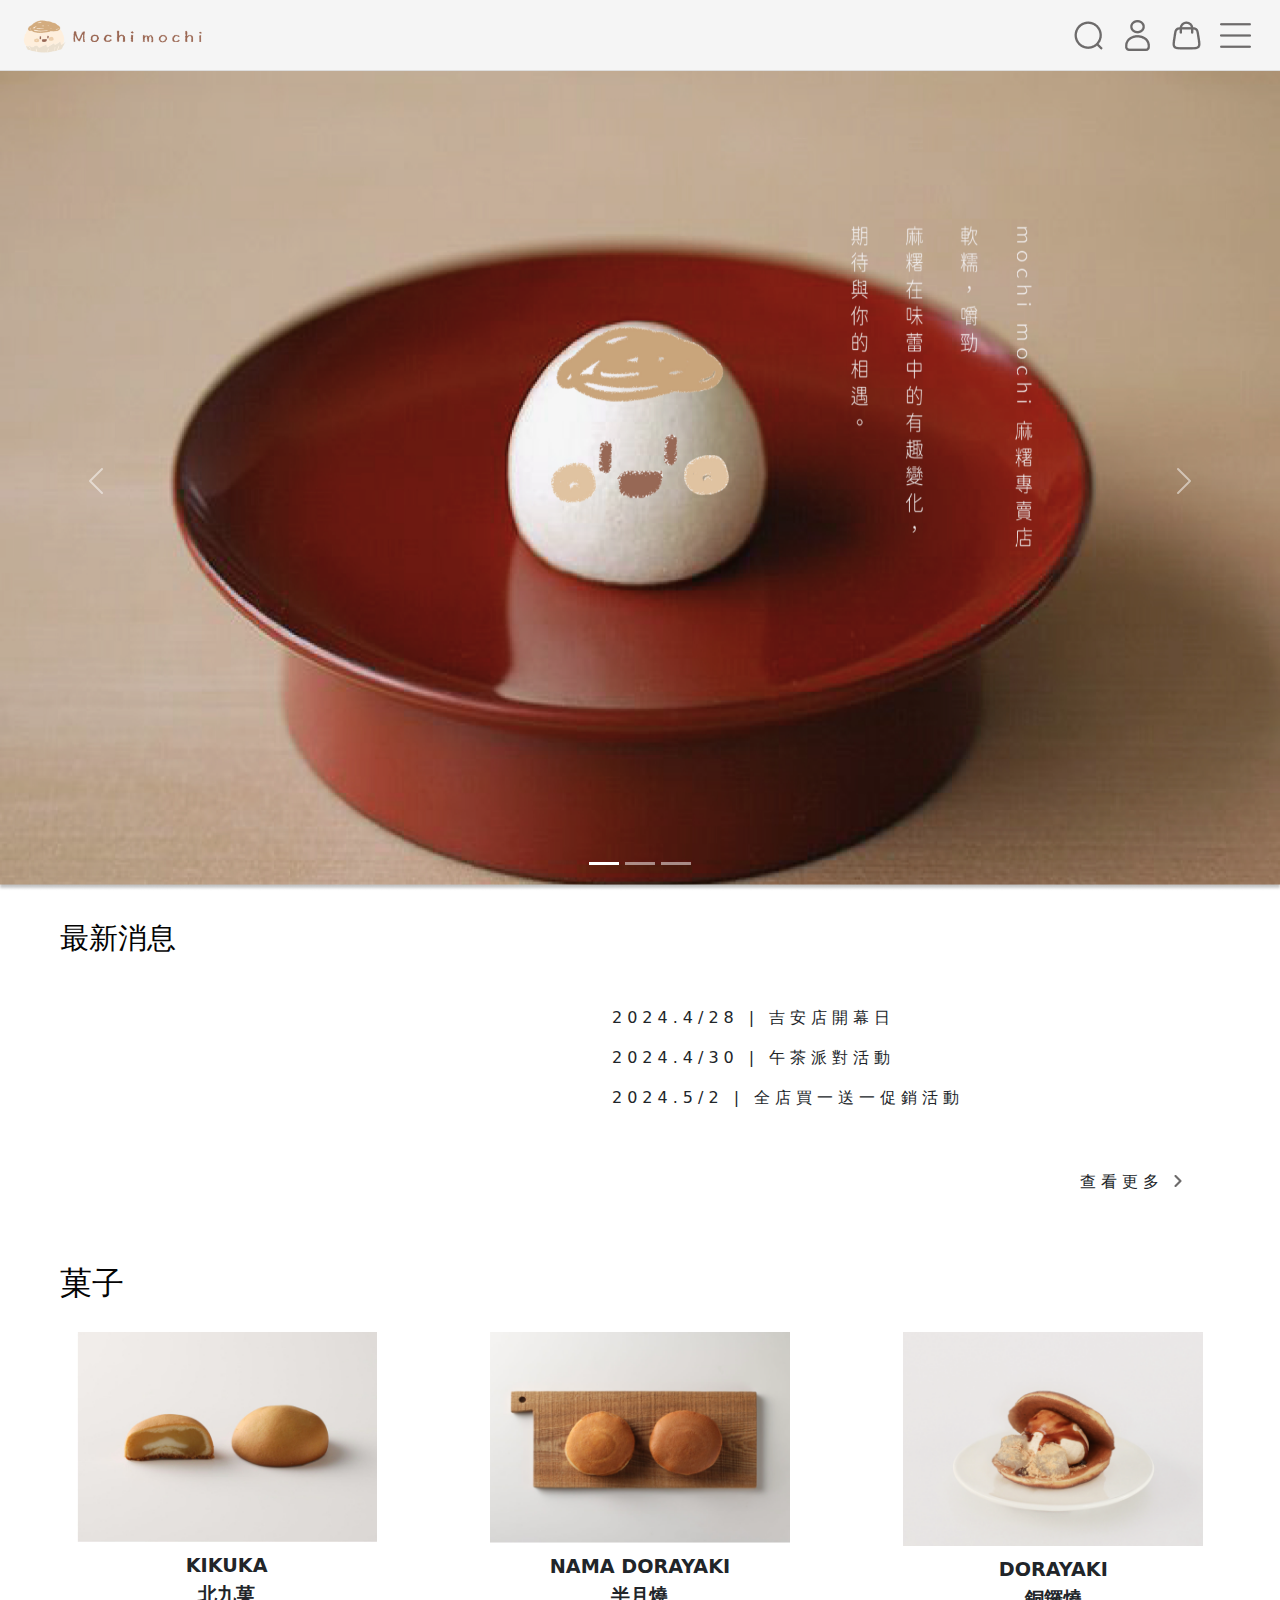
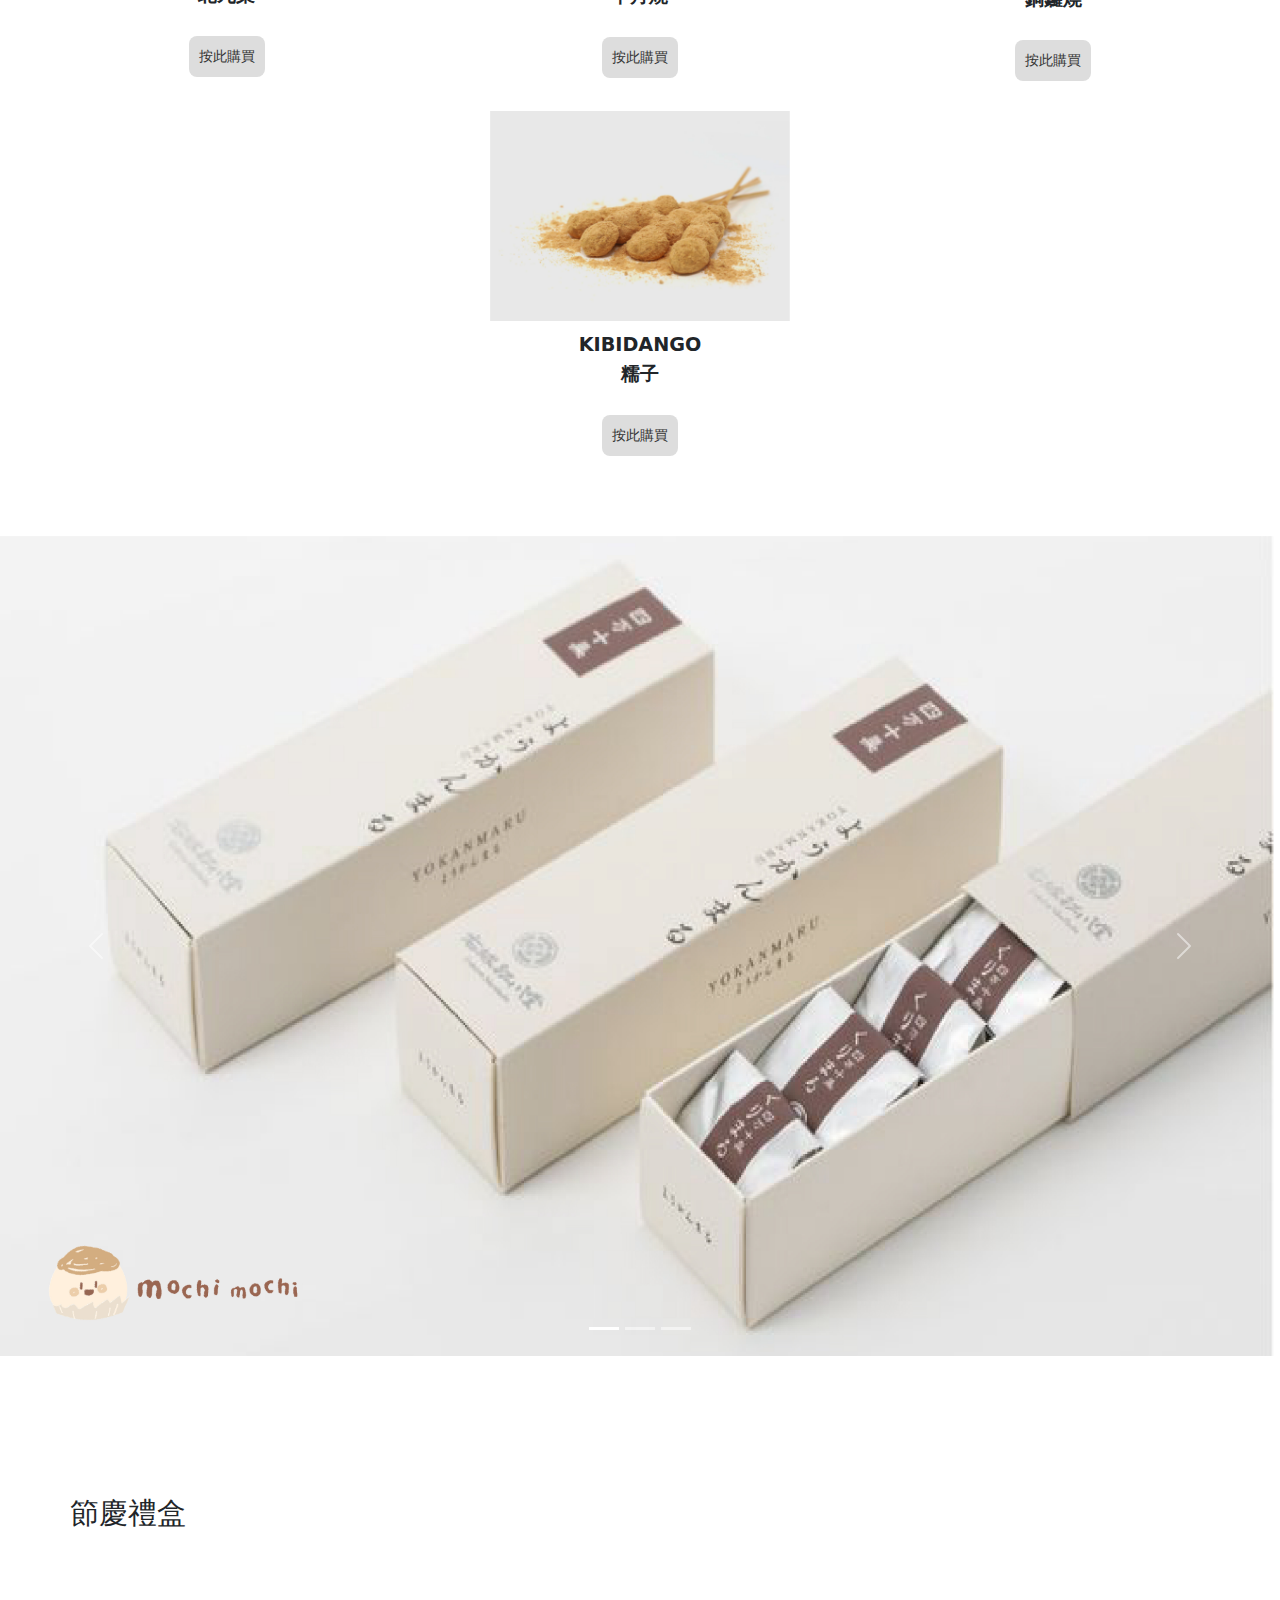
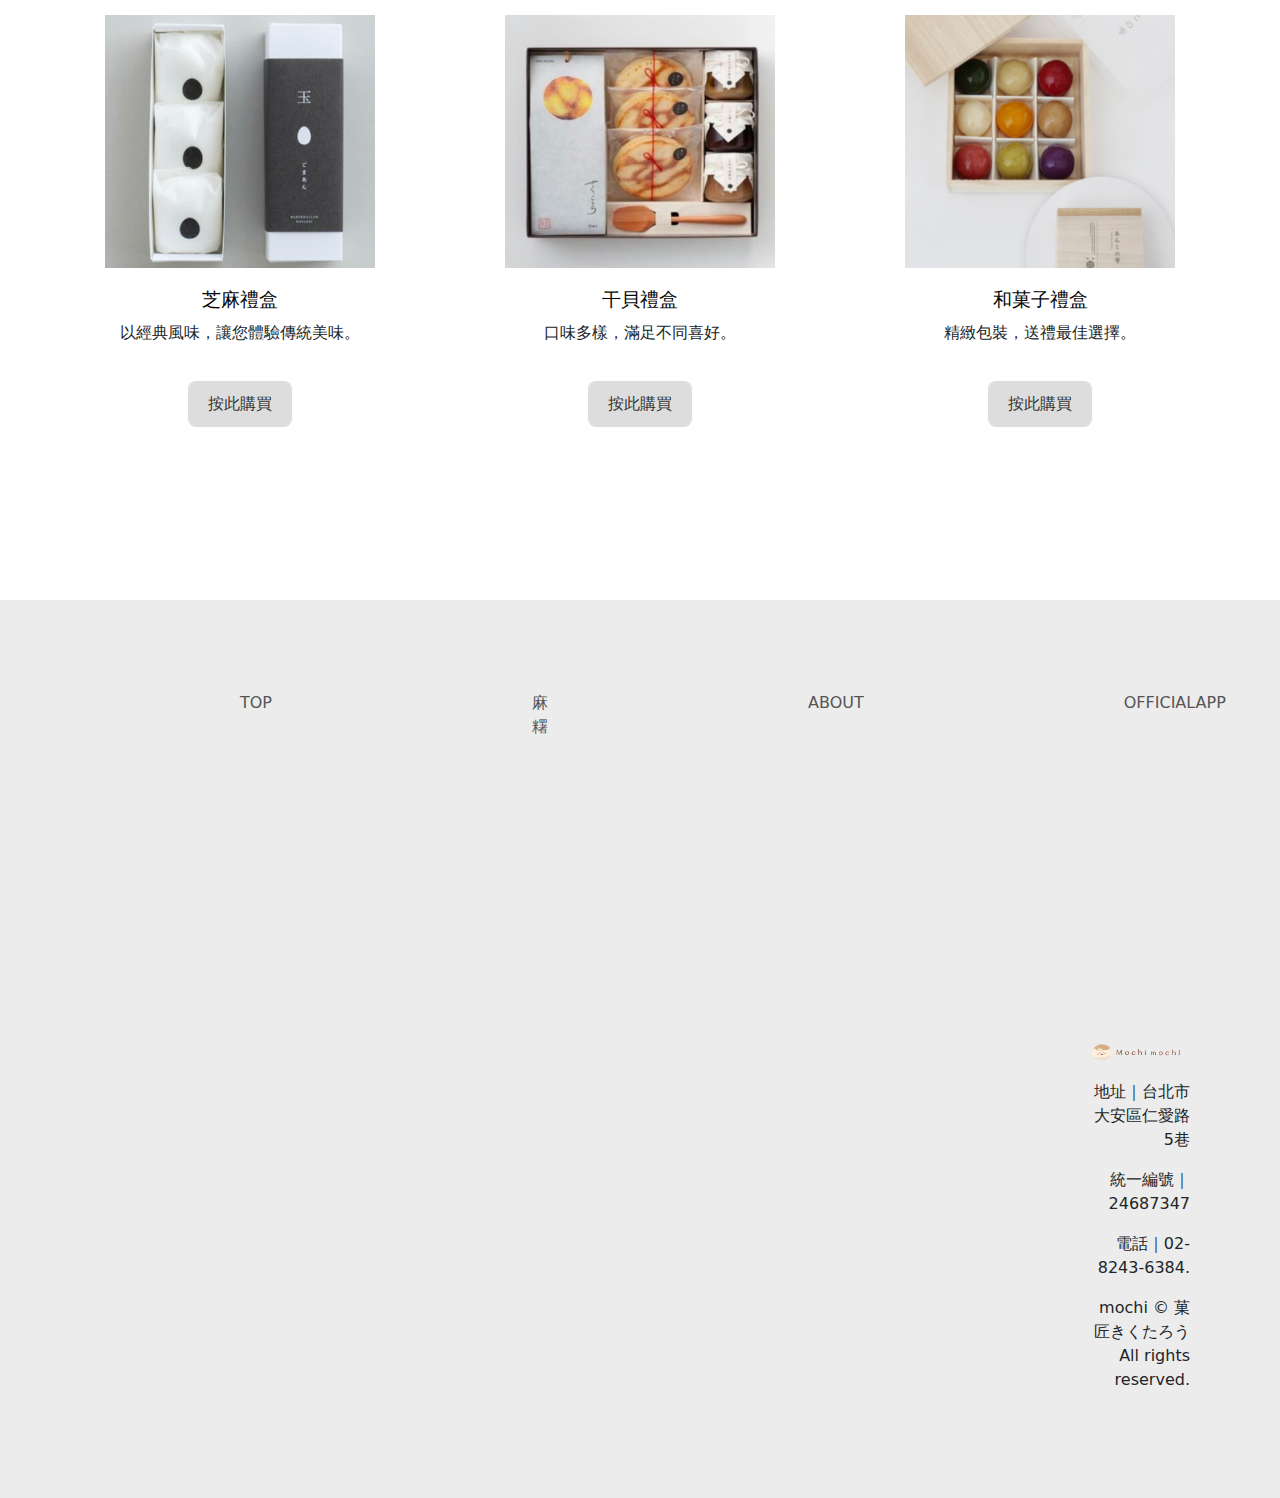
<file: index.html>
<!DOCTYPE html>
<html lang="en">
<head>
    <meta charset="UTF-8">
    <meta name="viewport" content="width=device-width, initial-scale=1.0">
    <title>Document</title>
    <link href="./css/style.css" rel="stylesheet">
    <!-- 引入 Bootstrap -->
  <link href="https://cdn.jsdelivr.net/npm/bootstrap@5.3.1/dist/css/bootstrap.min.css" rel="stylesheet">
<body>
   <!-- Header -->
  <style>
   .text {
    font-size: 1.0rem; /* 預設文字大小 */
  }
  .product-item p{
    font-size: 1.2rem;
  }
  .news h2{
    font-size: 1.8rem;
    margin-top: 20px;
  }
  .gifts h1{
    font-size: 1.8rem;
  }
  .gift-item h2{
    font-size: 1.2rem;
  }
  .gift-item p{
    font-size: 1.0rem;
  }
  .footer span{
    font-size: 1.0rem;
  }
  .footer p{
    font-size: 1.0rem;
  }
  .footer img{
   text-align: right;
  }

  /* 手機專用樣式 */
  @media (max-width: 768px) {

.nav button{
  height: 50px;
  width: 50px;
  letter-spacing: 0px;
}

.logo img{
  height: 30px;
  width: 120px;
}
.carousel-inner img{
    height: 300px;
    width: 50%;
}

    .text {
      font-size: 0.8rem; /* 手機文字稍微縮小 */
      position: left;
      margin-left: 0%;
    }
    .text p{
    margin-top: 60px;
    text-align: left;
    margin-left: 30px;
    margin-bottom: 0px;
}
    
    .product-item p{
    font-size: 1.0rem;
  }
  .news h2{
    font-size: 1.5rem;
    margin-left: 0%;
    position: left;
    margin-right: 30px;
  }
  .gifts h1{
    font-size: 1.5rem;
  }
  .gift-item h2{
    font-size: 1.0rem;
  }
  .gift-item p{
    font-size: 0.8rem;
  }.footer span {
        font-size: 0.8rem;
        row-gap: 10px;
        margin-left: 22px;
      text-align: center;
        margin-right: 0px;
        margin-top: 2px;
      }
      .footer p{
        font-size: 0.8rem;
        position: center;
        margin:0%;
        margin-top: 5px;
        text-align: right;
      }
  .footer img{
   text-align: right;
  }
  .modal-content-modal4{
 position: relative;
  }
}
</style>

  <script src="https://cdn.jsdelivr.net/npm/bootstrap@5.3.1/dist/js/bootstrap.bundle.min.js"></script>

   <header class="header">
    <div class="logo">
        <img src="./img/logo 1.png" alt="Mochimochi Logo">
    </div>

    <nav class="nav">  
      <button class="open-btn" data-modal="modal1"><img src="./img/search.png"></button>
      <button class="open-btn" data-modal="modal2"><img src="./img/user.png"></button>
      <button class="open-btn" data-modal="modal3"><img src="./img/bag-shopping.png"></button>
      <button class="open-btn" data-modal="modal4"><img src="./img/bars.png"></button>
    </nav>
   
   
  <!-- 懸浮視窗 2 -->
  <div class="modal-overlay" id="modal1">
    <div class="modal-content" style="position:fixed;top: 100px;height: 200px ;">
      <h2>SEARCH： <hr></h2>
      <button class="close-btn" data-modal="modal1">關閉</button>
    </div>
  </div>
  <div class="modal-overlay" id="modal2">
    <div class="modal-content" style="position: fixed;top: 300px;height: 200px;margin: 0px;">
      <h2>MEMBER<hr> <br></h2>
     
      <p>基本資料：<br>姓名：<br>電話：<br></p> 
      <button class="close-btn" data-modal="modal2">關閉</button>
    </div>
  </div>

  <!-- 懸浮視窗 3 -->
  <div class="modal-overlay" id="modal3">
    <div class="modal-content" style="position: absolute;top: 600px;height: 200px; margin-left: 0px;">
      <h2>SHOPPING<hr></h2>
      <br>
      <p>目前無商品加入購物車。</p>
      <button class="close-btn" data-modal="modal3">關閉</button>
    </div>
  </div>

  <!-- 懸浮視窗 4 -->
  <div class="modal-overlay" id="modal4">
    <div class="modal-content" style="position: absolute;top: 1000px;height: 200px ;margin-left: 0px;">
      <h2>ABOUT US<hr></h2>
      <a href="second.html">
        <button>麻糬</button><hr>
    </a>
    <br>
    <a href="seven.html">
      <button>季節商品</button><hr>
    </a>
    <br>
    <a href="seven.html">
      <button>購買須知</button><hr>
    </a>
    <br>
    <a href="index.html">
      <button>關於我們</button><hr>
    </a>
  
      <button class="close-btn" data-modal="modal4">關閉</button>
    </div>
  </div>
  <script>
    // 獲取所有開啟按鈕和關閉按鈕
    const openButtons = document.querySelectorAll('.open-btn');
    const closeButtons = document.querySelectorAll('.close-btn');
    const modals = document.querySelectorAll('.modal-overlay');

    // 綁定開啟按鈕事件
    openButtons.forEach(button => {
      button.addEventListener('click', () => {
        const modalId = button.getAttribute('data-modal');
        document.getElementById(modalId).style.display = 'flex';
      });
    });

    // 綁定關閉按鈕事件
    closeButtons.forEach(button => {
      button.addEventListener('click', () => {
        const modalId = button.getAttribute('data-modal');
        document.getElementById(modalId).style.display = 'none';
      });
    });

    // 點擊背景區域關閉視窗
    modals.forEach(modal => {
      modal.addEventListener('click', (event) => {
        if (event.target === modal) {
          modal.style.display = 'none';
        }
      });
    });
  </script>
</div>

</nav>
</header>

  <!-- 輪播容器 -->
  <div id="carouselExample" class="carousel slide" data-bs-ride="carousel">
    <!-- 圓點指示器 -->
    <div class="carousel-indicators">
      <button type="button" data-bs-target="#carouselExample" data-bs-slide-to="0" class="active" aria-current="true" aria-label="Slide 1"></button>
      <button type="button" data-bs-target="#carouselExample" data-bs-slide-to="1" aria-label="Slide 2"></button>
      <button type="button" data-bs-target="#carouselExample" data-bs-slide-to="2" aria-label="Slide 3"></button>
    </div>

    <!-- 輪播內容 -->
    <div class="carousel-inner">
      <div class="carousel-item active">
        <img src="./img/carousel.png" class="d-block w-100" alt="Slide 1">
      </div>
      <div class="carousel-item">
        <img src="./img/second carousel.png" class="d-block w-100" alt="Slide 2">
      </div>
      <div class="carousel-item">
        <img src="./img/three carousel-01.png" class="d-block w-100" alt="Slide 3">
      </div>
    </div>
   
  

    <!-- 左右切換按鈕 -->
    <button class="carousel-control-prev" type="button" data-bs-target="#carouselExample" data-bs-slide="prev">
      <span class="carousel-control-prev-icon" aria-hidden="true"></span>
      <span class="visually-hidden">上一張</span>
    </button>
    <button class="carousel-control-next" type="button" data-bs-target="#carouselExample" data-bs-slide="next">
      <span class="carousel-control-next-icon" aria-hidden="true"></span>
      <span class="visually-hidden">下一張</span>
    </button>
  </div>

  
    <!-- 最新消息 -->
    <section id="news" class="news">
    <h2>最新消息</h2>
    </section>
       <div class="newscontainer">
       <div class="text" >
        <ul>
            <li>2024.4/28 | 吉安店開幕日</li>
        </ul>
        <ul>
            <li>2024.4/30 | 午茶派對活動</li>
        </ul>
        <ul>
            <li>2024.5/2 | 全店買一送一促銷活動</li>
        </ul>

       <p>查看更多
       <button><img src="./img/箭頭.png"></span></button></p>
    </div>
  </div>
 <!-- 菓子 Section -->
 <section id="products" class="products">
    <h2>菓子</h2>
    <div class="product-list">
        <div class="product-item">
            <img src="./img/jpg1.jpg" alt="北九菓">
           <p>KIKUKA<br>北九菓</p>
           <a href="second.html">
            <button>按此購買</button>
        </a>
        </div>
        <div class="product-item">
            <img src="./img/png4.png" alt="半月燒">
            <p>NAMA DORAYAKI<br>半月燒</p>
            <a href="three.html">
            <button>按此購買</button>
        </a></div>
        <div class="product-item">
            <img src="./img/png3.png" alt="銅鑼燒">
            <p>DORAYAKI<br>銅鑼燒</p>
            <a href="four.html">
           
              <button>按此購買</button>
            </a>
      </div>
        <div class="product-item">
            <img src="./img/png2.png" alt="糯子">
            <p>KIBIDANGO<br>糯子</p>
            <a href="five.html">
            <button>按此購買</button>
          </a>
        </div>
    </div>
</section>
    <!-- 輪播容器 -->
  <div id="carouselExample" class="carousel slide" data-bs-ride="carousel">
    <!-- 圓點指示器 -->
    <div class="carousel-indicators">
      <button type="button" data-bs-target="#carouselExample" data-bs-slide-to="0" class="active" aria-current="true" aria-label="Slide 1"></button>
      <button type="button" data-bs-target="#carouselExample" data-bs-slide-to="1" aria-label="Slide 2"></button>
      <button type="button" data-bs-target="#carouselExample" data-bs-slide-to="2" aria-label="Slide 3"></button>
    </div>

    <!-- 輪播內容 -->
    <div class="carousel-inner">
      <div class="carousel-item active">
        <img src="./img/carousel-01.jpg" class="d-block w-100" alt="Slide 1">
      </div>
      <div class="carousel-item">
        <img src="./img/carousel-02.jpg" class="d-block w-100" alt="Slide 2">
      </div>
      <div class="carousel-item">
        <img src="./img/carousel-03.jpg" class="d-block w-100" alt="Slide 3">
      </div>
    </div>


    <!-- 左右切換按鈕 -->
    <button class="carousel-control-prev" type="button" data-bs-target="#carouselExample" data-bs-slide="prev">
      <span class="carousel-control-prev-icon" aria-hidden="true"></span>
      <span class="visually-hidden">上一張</span>
    </button>
    <button class="carousel-control-next" type="button" data-bs-target="#carouselExample" data-bs-slide="next">
      <span class="carousel-control-next-icon" aria-hidden="true"></span>
      <span class="visually-hidden">下一張</span>
    </button>
  </div>

  
   

    <!-- 節慶禮盒 -->
    <section class="gifts">
        <h1>節慶禮盒</h1>
        <div class="gift-list">
            <div class="gift-item">
                <img src="./img/jpg5.jpg" alt="禮盒1">
                <h2>芝麻禮盒</h2>
                <p>以經典風味，讓您體驗傳統美味。</p>
                <a href="./six.html">
                <button>按此購買</button>
              </a>
            </div>
            <div class="gift-item">
                <img src="./img/jpg6.jpg" alt="禮盒2">
                <h2>干貝禮盒</h2>
                <p>口味多樣，滿足不同喜好。</p>
                <a href="./seven.html">
                <button>按此購買</button>
              </a>
            </div>
            <div class="gift-item">
                <img src="./img/pg7.jpg" alt="禮盒3">
                <h2>和菓子禮盒</h2>
                <p>精緻包裝，送禮最佳選擇。</p>
                <a href="./eight.html">
                <button>按此購買</button>
              </a>
            </div>
        </div>
    </section>

    <!-- Footer -->
    <footer class="footer">
       <div class="footer-container">
  <div style="display: flex;gap: 10px;">
    <span>TOP</span>
      <span>麻糬 </span> 
       <span>ABOUT </span>
       <span>OFFICIALAPP</span>
  </div>
          
       <p ><img src="./img/logo 1.png" alt=""></p>
      <p>地址｜台北市大安區仁愛路5巷</p>
      <p>統一編號｜24687347</p>
                <p>電話｜02-8243-6384.</p> 
                <p>mochi © 菓匠きくたろう All rights reserved.</p>
               
             </div>
    </footer>

    

</body>
</html>
</file>
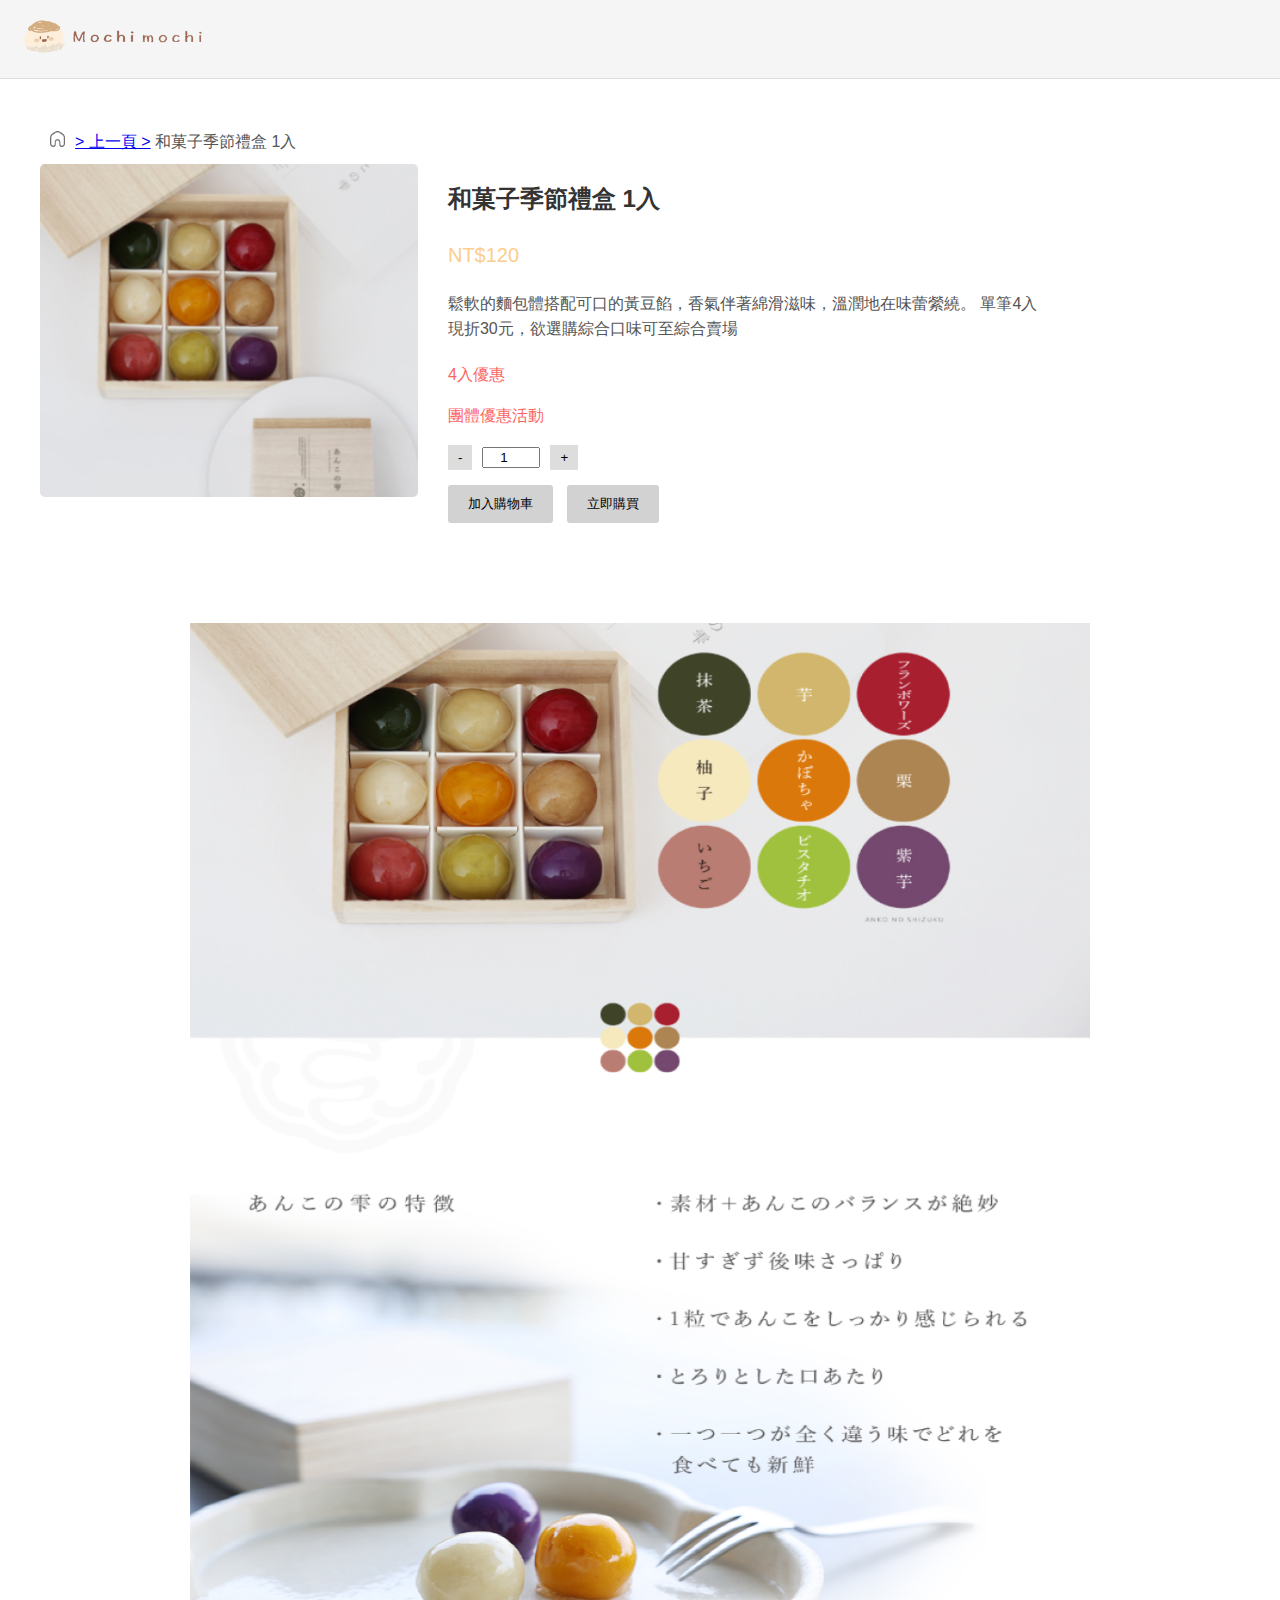
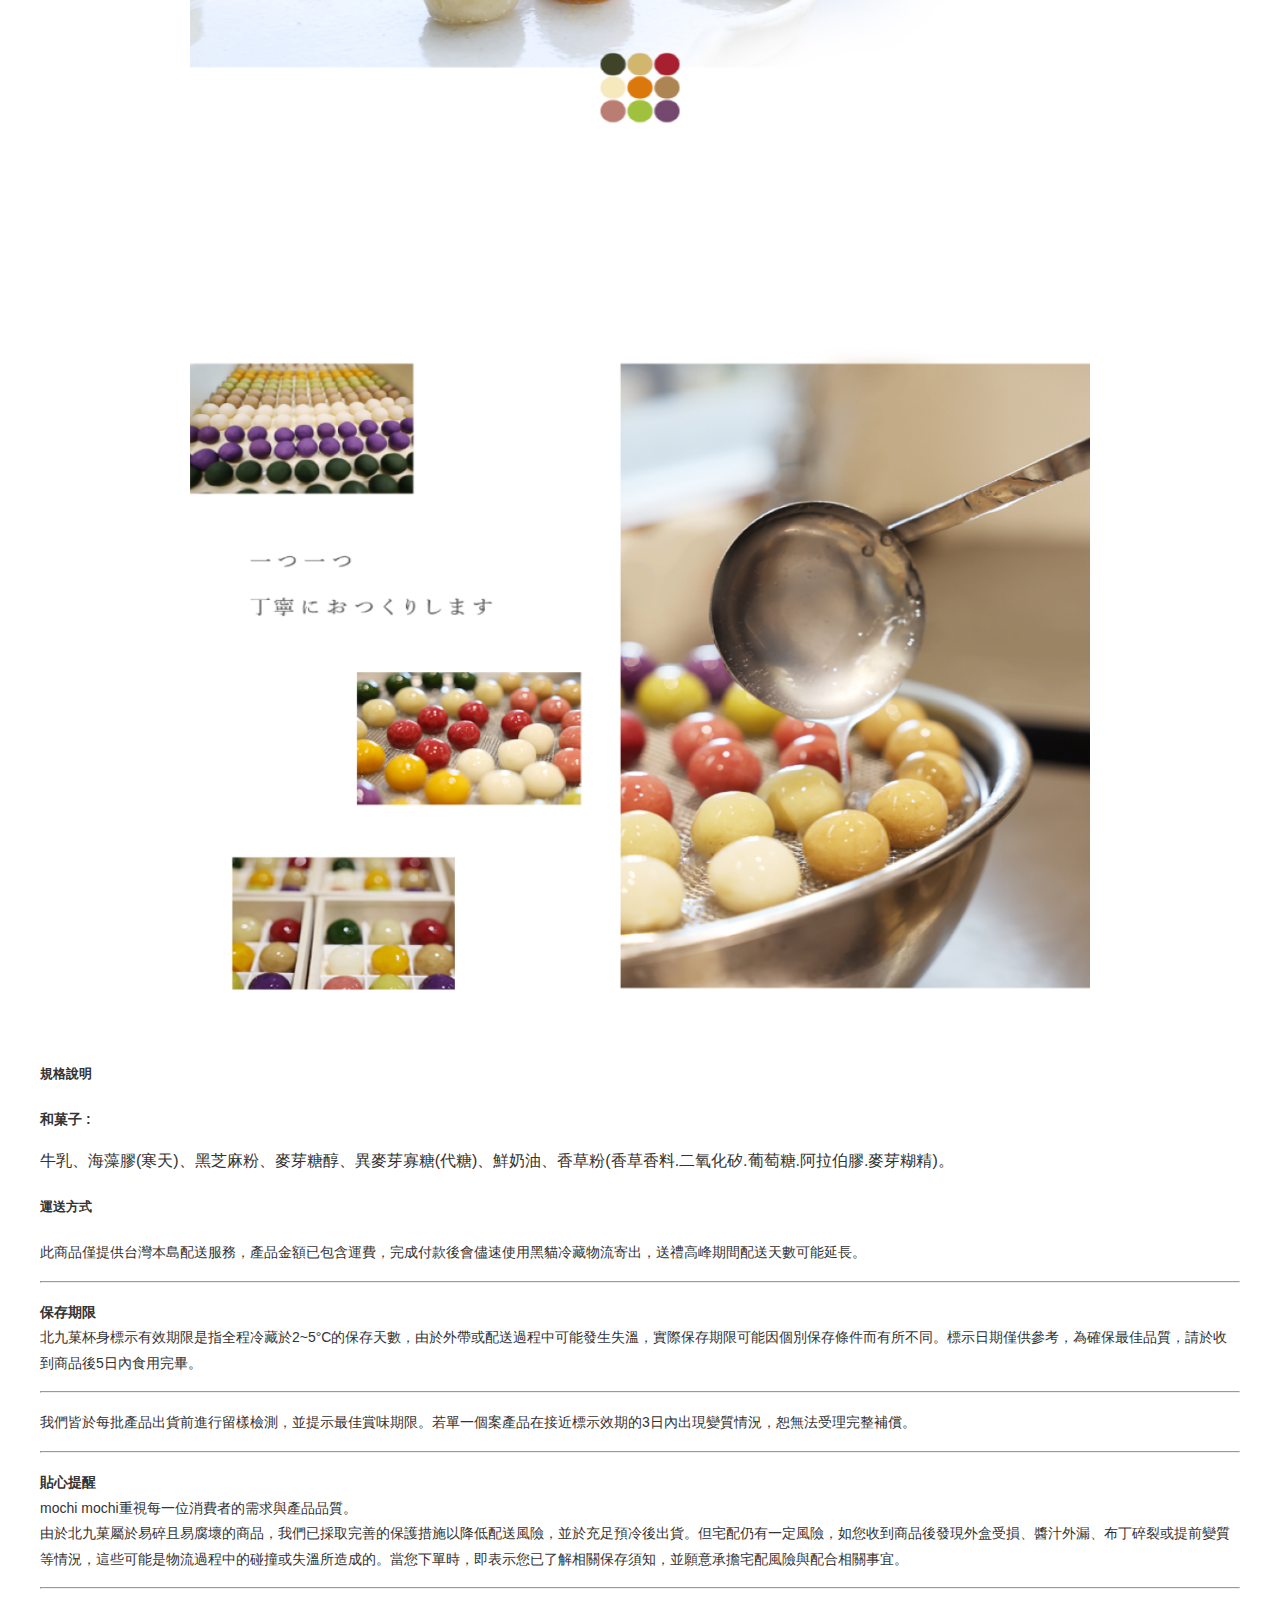
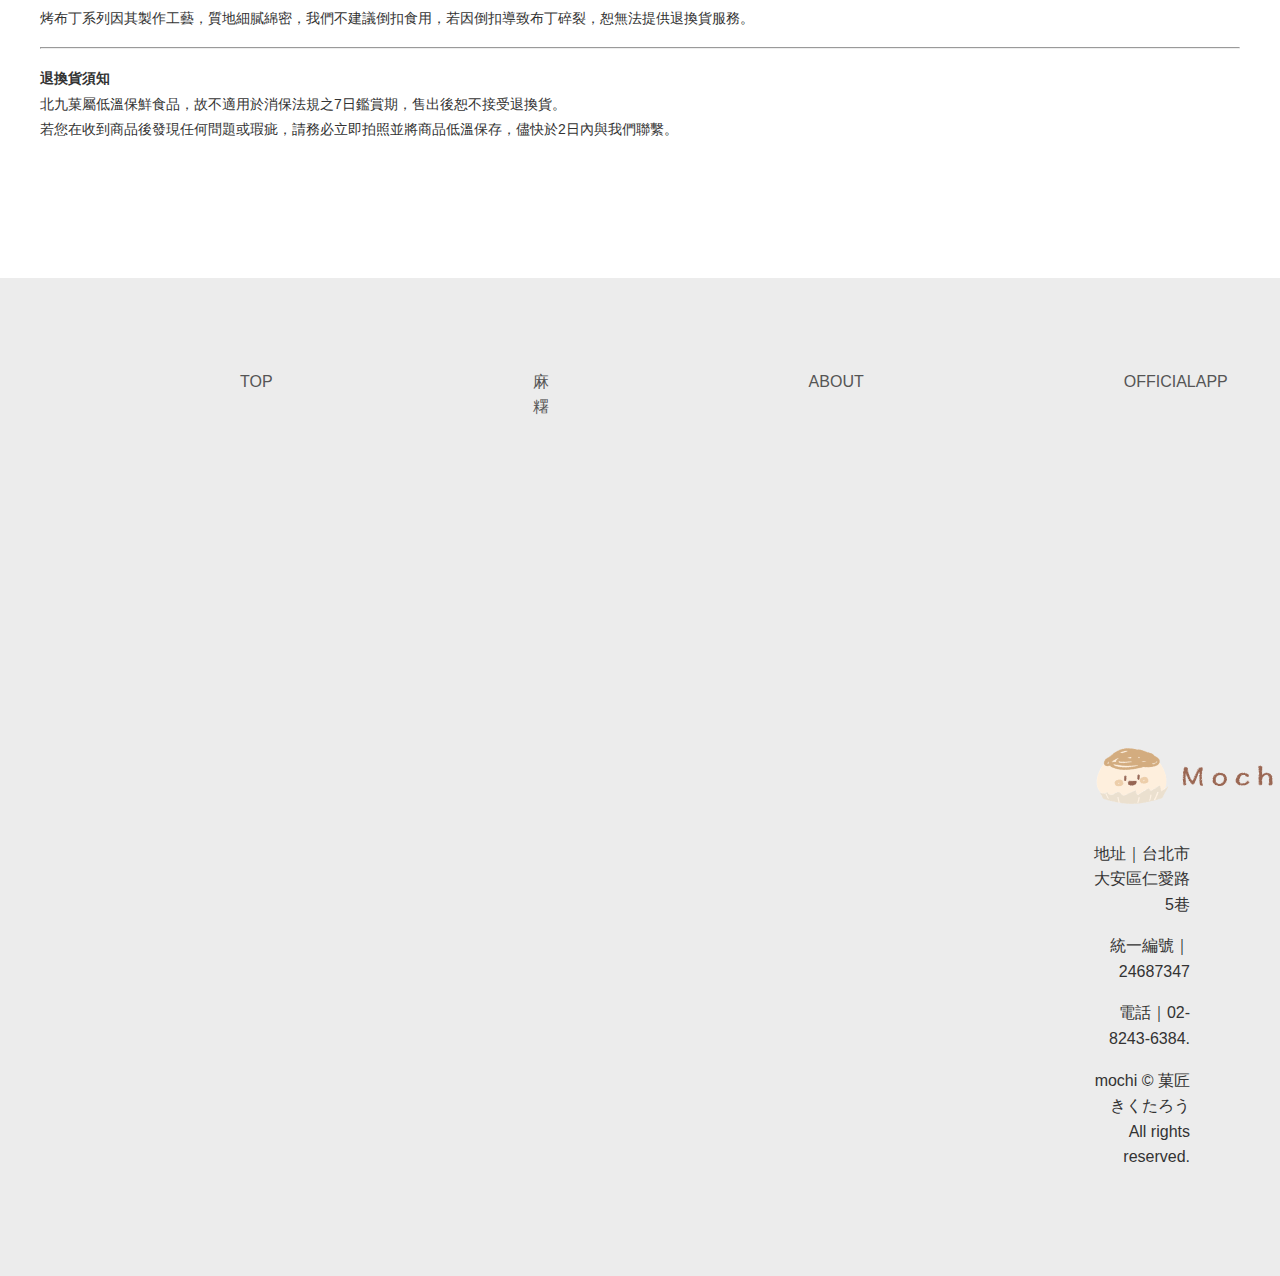
<file: eight.html>
<!DOCTYPE html>
<html lang="en">
<head>
    <meta charset="UTF-8">
    <meta name="viewport" content="width=device-width, initial-scale=1.0">
    <title>Document</title>
</head>
<body>
    <!DOCTYPE html>
<html lang="en">
<head>
    <meta charset="UTF-8">
    <meta name="viewport" content="width=device-width, initial-scale=1.0">
    <title>Document</title>
    <link href="./css/second.css" rel="stylesheet">
</head>
<body>
  
    <!-- Header -->
    <header class="header">
        <div class="logo">
            <a href="./index.html">
              <img src="./img/logo 1.png" alt="Mochimochi Logo"></a>
        </div>
    
    </header>
<header>
    <main class="product-page">
        <div class="breadcrumb"><a href="index.html"><img src="./img/Vector.png"></a><a href="index.html">&gt; 上一頁 &gt;</a> 和菓子季節禮盒 1入</div>

        <div class="product-content">
            <div class="product-image">
                <img src="./img/pg7.jpg" alt="和菓子季節禮盒">
            </div>
            <div class="product-info">
                <h1>和菓子季節禮盒 1入</h1>
                <p class="price">NT$120</p>
                <p class="description">鬆軟的麵包體搭配可口的黃豆餡，香氣伴著綿滑滋味，溫潤地在味蕾縈繞。
單筆4入現折30元，欲選購綜合口味可至綜合賣場</p>
                <div class="tags">
                    <p>4入優惠</p>
                    <p>團體優惠活動</p>
                </div>
                <div class="quantity">
                    <button>-</button>
                    <input type="number" value="1" min="1">
                    <button>+</button>
                </div>
                <div class="actions">
                    <button class="add-to-cart">加入購物車</button>
                    <button class="buy-now">立即購買</button>
                </div>
            </div>
        </div>
  
    
        <div class="ps-image">
            <img src="./img/和裹子1.png" alt="和菓子季節禮盒">
        </div>

   
        <div class="desc_body">
            
              
                <div id="desc_section_2" class="desc_section qk-pd_t--2">
                  <h5 class="section-heading qk-text--heading qk-fs--hd2 qk-bd_l--default qk-bd--heading qk-pd_l--05">規格說明</h5>
                  <div class="ckeditor qk-mg_t--1"><p><span style="font-size:14px;"><span style="font-family:Lucida Sans Unicode,Lucida Grande,sans-serif;"><strong>和菓子 :</strong></p><p>牛乳、海藻膠(寒天)、黑芝麻粉、麥芽糖醇、異麥芽寡糖(代糖)、鮮奶油、香草粉(香草香料.二氧化矽.葡萄糖.阿拉伯膠.麥芽糊精)。</span></span></p>
        </div>
                </div>
              
              
                <div id="desc_section_3" class="desc_section qk-pd_t--2">
                  <h5 class="section-heading qk-text--heading qk-fs--hd2 qk-bd_l--default qk-bd--heading qk-pd_l--05">運送方式</h5>
                  <div class="ckeditor qk-mg_t--1"><p><span style="font-family:Lucida Sans Unicode,Lucida Grande,sans-serif;"><span style="font-size:14px;">此商品僅提供台灣本島配送服務，產品金額已包含運費，完成付款後會儘速使用黑貓冷藏物流寄出，送禮高峰期間配送天數可能延長。</span></span></p>
        
        <hr>
        <p><span style="font-family:Lucida Sans Unicode,Lucida Grande,sans-serif;"><span style="font-size:14px;"><strong>保存期限</strong><br>
        北九菓杯⾝標示有效期限是指全程冷藏於2~5°C的保存天數，由於外帶或配送過程中可能發生失溫，實際保存期限可能因個別保存條件而有所不同。標示日期僅供參考，為確保最佳品質，請於收到商品後5日內食用完畢。</span></span></p>
        
        <hr>
        <p><span style="font-family:Lucida Sans Unicode,Lucida Grande,sans-serif;"><span style="font-size:14px;">我們皆於每批產品出貨前進行留樣檢測，並提示最佳賞味期限。若單一個案產品在接近標示效期的3日內出現變質情況，恕無法受理完整補償。</span></span></p>
        
        <hr>
        <p><span style="font-family:Lucida Sans Unicode,Lucida Grande,sans-serif;"><span style="font-size:14px;"><b>貼心提醒</b><br>
        mochi mochi重視每一位消費者的需求與產品品質。<br>
        由於北九菓屬於易碎且易腐壞的商品，我們已採取完善的保護措施以降低配送風險，並於充足預冷後出貨。但宅配仍有一定風險，如您收到商品後發現外盒受損、醬汁外漏、布丁碎裂或提前變質等情況，這些可能是物流過程中的碰撞或失溫所造成的。當您下單時，即表示您已了解相關保存須知，並願意承擔宅配風險與配合相關事宜。</span></span></p>
        
        <hr>
        <p><span style="font-family:Lucida Sans Unicode,Lucida Grande,sans-serif;"><span style="font-size:14px;">烤布丁系列因其製作工藝，質地細膩綿密，我們不建議倒扣食用，若因倒扣導致布丁碎裂，恕無法提供退換貨服務。</span></span></p>
        
        <hr>
        <p><span style="font-family:Lucida Sans Unicode,Lucida Grande,sans-serif;"><span style="font-size:14px;"><strong>退換貨須知</strong><br>
            北九菓屬低溫保鮮食品，故不適用於消保法規之7日鑑賞期，售出後恕不接受退換貨。<br>
        若您在收到商品後發現任何問題或瑕疵，請務必立即拍照並將商品低溫保存，儘快於2日內與我們聯繫。</span></span></p>
        </div>
    </header> 
  
</main>
        
   
        

    <!-- Footer -->
    <footer class="footer">
        <div class="footer-container">
   <div style="display: flex;gap: 10px;">
     <span>TOP</span>
       <span>麻糬 </span> 
        <span>ABOUT </span>
        <span>OFFICIALAPP</span>
   </div>
           
        <p ><img src="./img/logo 1.png" alt=""></p>
       <p>地址｜台北市大安區仁愛路5巷</p><p>統一編號｜24687347</p>
                 <p>電話｜02-8243-6384.</p> <p>mochi © 菓匠きくたろう All rights reserved.</p>
                
              </div>
     </footer>
 
   
    
</body>


</body>
</html>
</file>
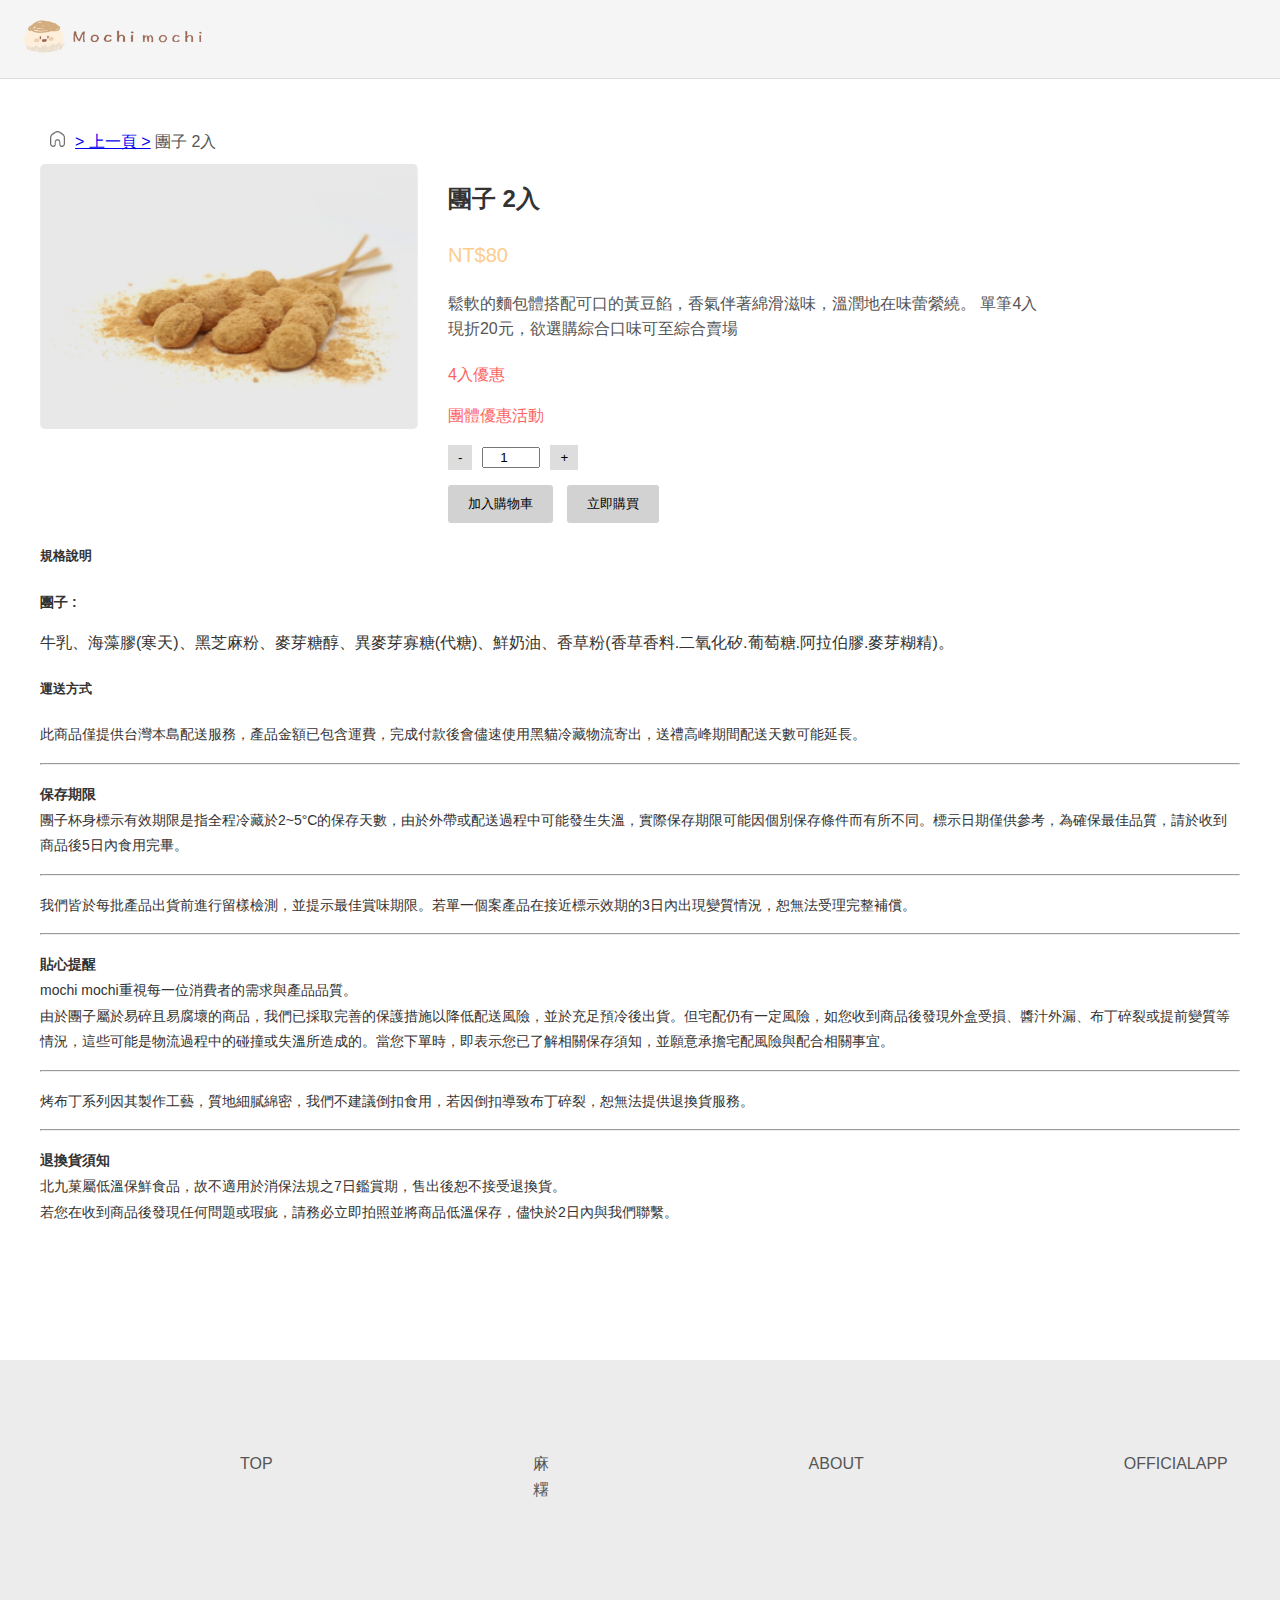
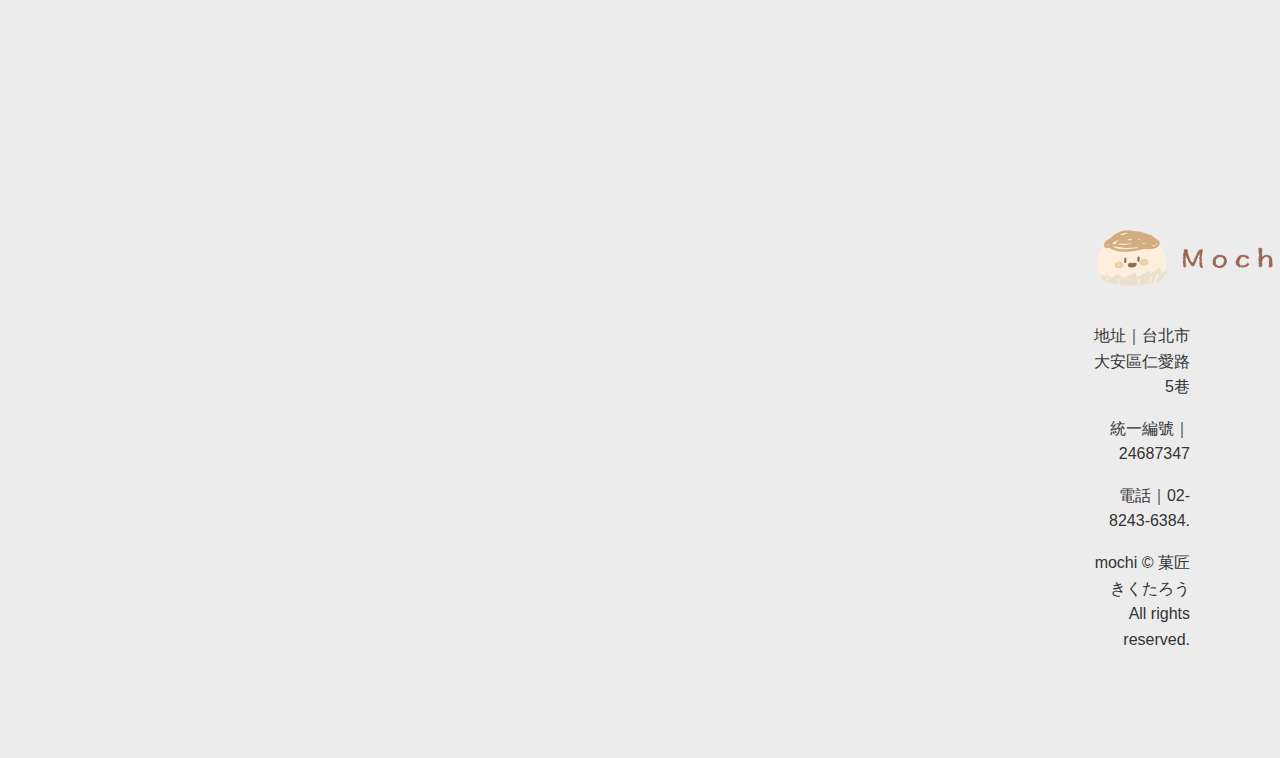
<file: five.html>
<!DOCTYPE html>
<html lang="en">
<head>
    <meta charset="UTF-8">
    <meta name="viewport" content="width=device-width, initial-scale=1.0">
    <title>Document</title>
<body>
    <!DOCTYPE html>
<html lang="en">

    <meta charset="UTF-8">
    <meta name="viewport" content="width=device-width, initial-scale=1.0">
    <title>Document</title>
    <link href="./css/second.css" rel="stylesheet">

<body>
  
    <!-- Header -->
    <header class="header">
        <div class="logo">
            <a href="./index.html">
              <img src="./img/logo 1.png" alt="Mochimochi Logo"></a>
        </div>
        
    </header>
<header>
    <main class="product-page">
        <div class="breadcrumb"><a href="index.html"><img src="./img/Vector.png"></a><a href="index.html">&gt; 上一頁 &gt;</a> 團子 2入</div>

        <div class="product-content">
            <div class="product-image">
                <img src="./img/png2.png "alt="團子">
            </div>
            <div class="product-info">
                <h1>團子 2入</h1>
                <p class="price">NT$80</p>
                <p class="description">鬆軟的麵包體搭配可口的黃豆餡，香氣伴著綿滑滋味，溫潤地在味蕾縈繞。
單筆4入現折20元，欲選購綜合口味可至綜合賣場</p>
                <div class="tags">
                    <p>4入優惠</p>
                    <p>團體優惠活動</p>
                </div>
                <div class="quantity">
                    <button>-</button>
                    <input type="number" value="1" min="1">
                    <button>+</button>
                </div>
                <div class="actions">
                    <button class="add-to-cart">加入購物車</button>
                    <button class="buy-now">立即購買</button>
                </div>
            </div>
        </div>

    
   
        <div class="desc_body">
            
              
                <div id="desc_section_2" class="desc_section qk-pd_t--2">
                  <h5 class="section-heading qk-text--heading qk-fs--hd2 qk-bd_l--default qk-bd--heading qk-pd_l--05">規格說明</h5>
                  <div class="ckeditor qk-mg_t--1"><p><span style="font-size:14px;"><span style="font-family:Lucida Sans Unicode,Lucida Grande,sans-serif;"><strong>團子 : </strong></p><p>牛乳、海藻膠(寒天)、黑芝麻粉、麥芽糖醇、異麥芽寡糖(代糖)、鮮奶油、香草粉(香草香料.二氧化矽.葡萄糖.阿拉伯膠.麥芽糊精)。</span></span></p>
        </div>
                </div>
              
              
                <div id="desc_section_3" class="desc_section qk-pd_t--2">
                  <h5 class="section-heading qk-text--heading qk-fs--hd2 qk-bd_l--default qk-bd--heading qk-pd_l--05">運送方式</h5>
                  <div class="ckeditor qk-mg_t--1"><p><span style="font-family:Lucida Sans Unicode,Lucida Grande,sans-serif;"><span style="font-size:14px;">此商品僅提供台灣本島配送服務，產品金額已包含運費，完成付款後會儘速使用黑貓冷藏物流寄出，送禮高峰期間配送天數可能延長。</span></span></p>
        
        <hr>
        <p><span style="font-family:Lucida Sans Unicode,Lucida Grande,sans-serif;"><span style="font-size:14px;"><strong>保存期限</strong><br>
            團子杯⾝標示有效期限是指全程冷藏於2~5°C的保存天數，由於外帶或配送過程中可能發生失溫，實際保存期限可能因個別保存條件而有所不同。標示日期僅供參考，為確保最佳品質，請於收到商品後5日內食用完畢。</span></span></p>
        
        <hr>
        <p><span style="font-family:Lucida Sans Unicode,Lucida Grande,sans-serif;"><span style="font-size:14px;">我們皆於每批產品出貨前進行留樣檢測，並提示最佳賞味期限。若單一個案產品在接近標示效期的3日內出現變質情況，恕無法受理完整補償。</span></span></p>
        
        <hr>
        <p><span style="font-family:Lucida Sans Unicode,Lucida Grande,sans-serif;"><span style="font-size:14px;"><b>貼心提醒</b><br>
        mochi mochi重視每一位消費者的需求與產品品質。<br>
        由於團子屬於易碎且易腐壞的商品，我們已採取完善的保護措施以降低配送風險，並於充足預冷後出貨。但宅配仍有一定風險，如您收到商品後發現外盒受損、醬汁外漏、布丁碎裂或提前變質等情況，這些可能是物流過程中的碰撞或失溫所造成的。當您下單時，即表示您已了解相關保存須知，並願意承擔宅配風險與配合相關事宜。</span></span></p>
        
        <hr>
        <p><span style="font-family:Lucida Sans Unicode,Lucida Grande,sans-serif;"><span style="font-size:14px;">烤布丁系列因其製作工藝，質地細膩綿密，我們不建議倒扣食用，若因倒扣導致布丁碎裂，恕無法提供退換貨服務。</span></span></p>
        
        <hr>
        <p><span style="font-family:Lucida Sans Unicode,Lucida Grande,sans-serif;"><span style="font-size:14px;"><strong>退換貨須知</strong><br>
            北九菓屬低溫保鮮食品，故不適用於消保法規之7日鑑賞期，售出後恕不接受退換貨。<br>
        若您在收到商品後發現任何問題或瑕疵，請務必立即拍照並將商品低溫保存，儘快於2日內與我們聯繫。</span></span></p>
        </div>
    </header> 
  
          
        
   
        

     <!-- Footer -->
     <footer class="footer">
        <div class="footer-container">
   <div style="display: flex;gap: 10px;">
     <span>TOP</span>
       <span>麻糬 </span> 
        <span>ABOUT </span>
        <span>OFFICIALAPP</span>
   </div>
           
        <p ><img src="./img/logo 1.png" alt=""></p>
       <p>地址｜台北市大安區仁愛路5巷</p><p>統一編號｜24687347</p>
                 <p>電話｜02-8243-6384.</p> <p>mochi © 菓匠きくたろう All rights reserved.</p>
                
              </div>
     </footer>
 
    
</body>
</head>
</html>
</file>
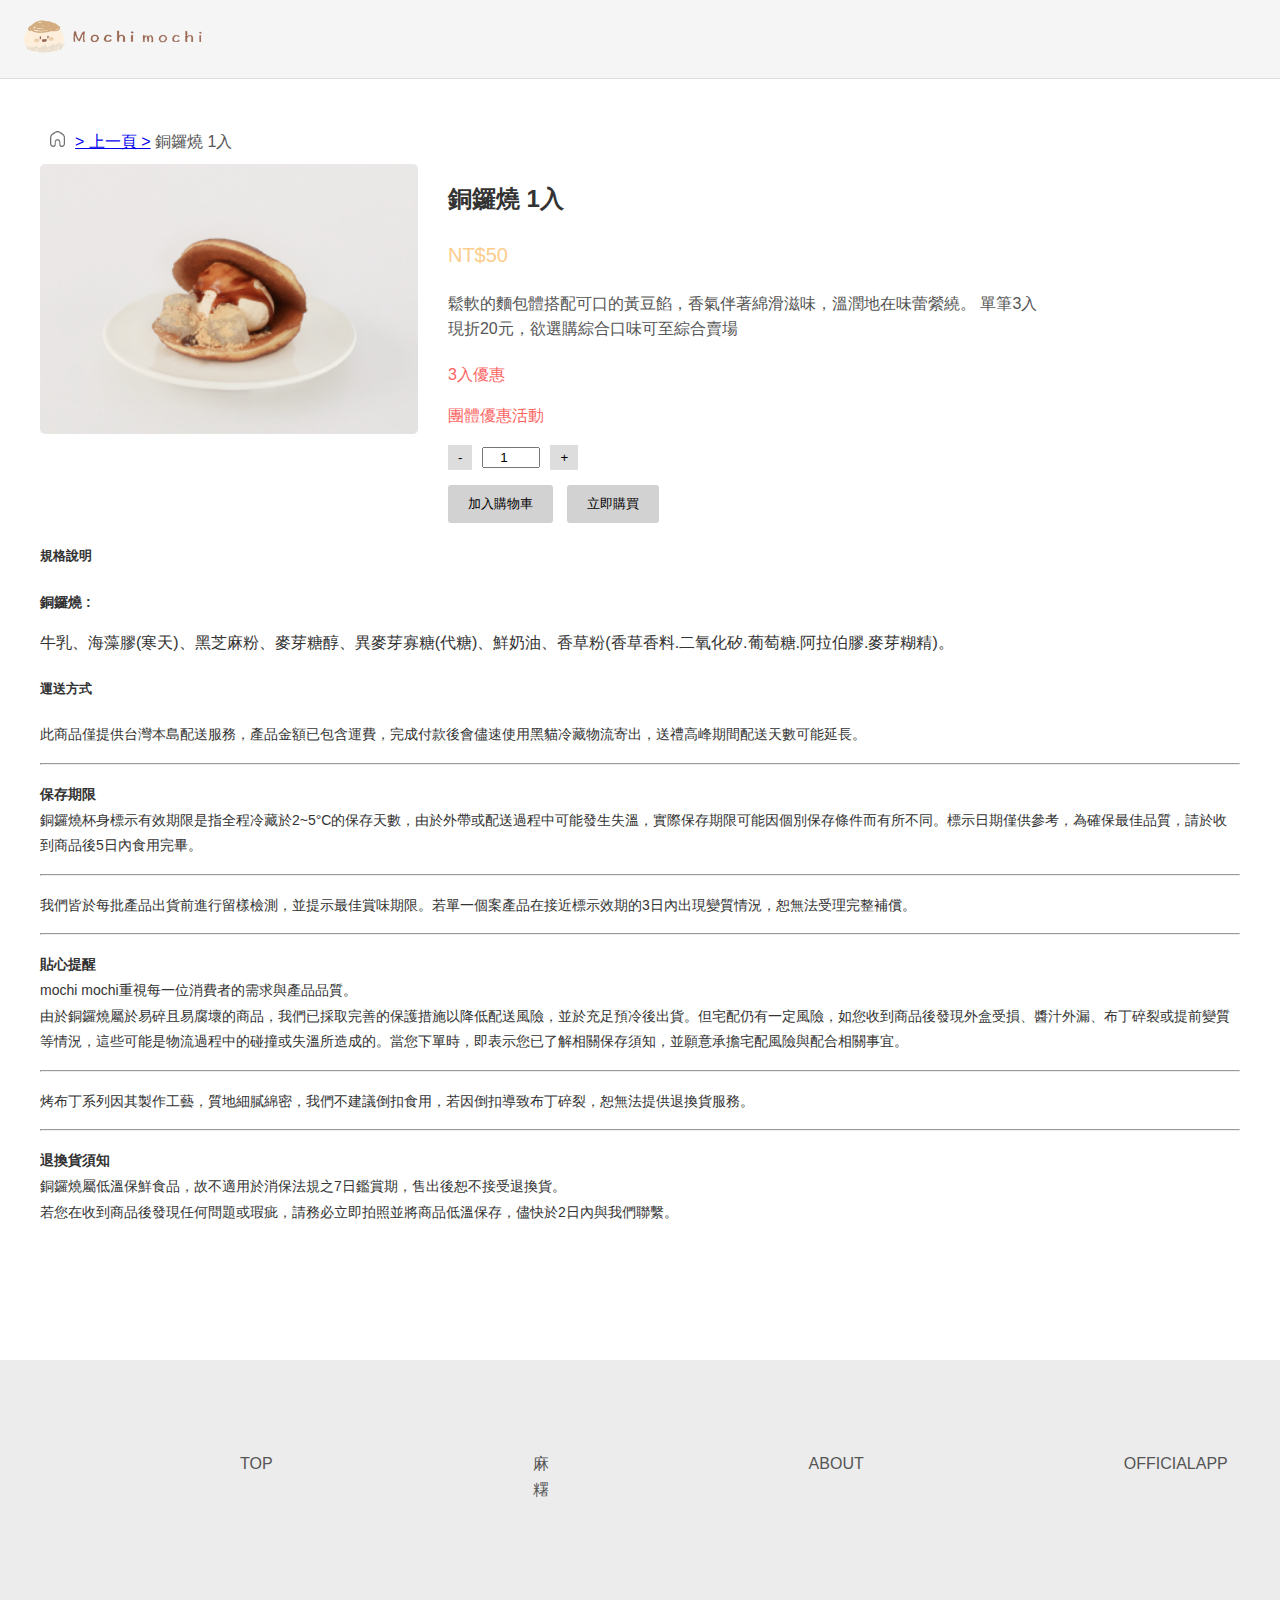
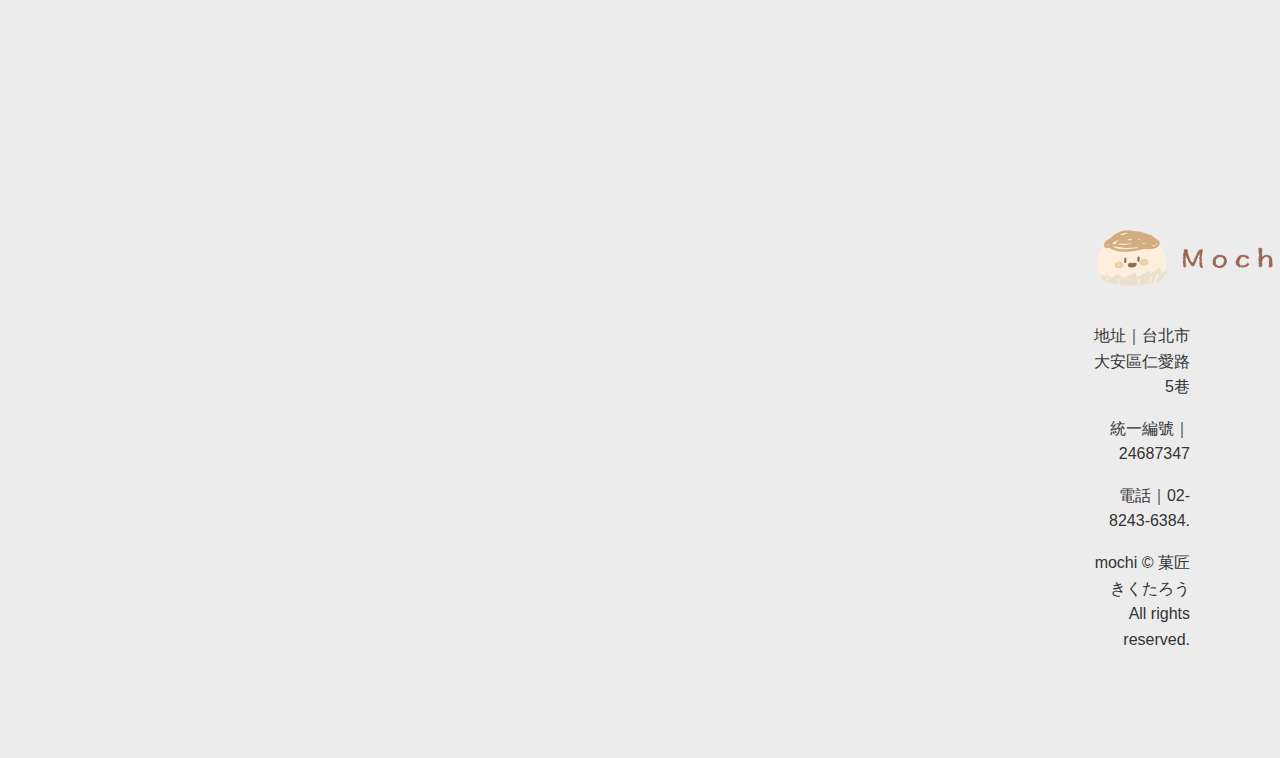
<file: four.html>
<!DOCTYPE html>
<html lang="en">
<head>
    <meta charset="UTF-8">
    <meta name="viewport" content="width=<!DOCTYPE html>
    <html lang="en">
    <head>
        <meta charset="UTF-8">
        <meta name="viewport" content="width=device-width, initial-scale=1.0">
        <title>Document</title>
        <link href="./css/second.css" rel="stylesheet">
    </head>
    <body>
      
        <!-- Header -->
        <header class="header">
            <div class="logo">
                <a href="./index.html">
                  <img src="./img/logo 1.png" alt="Mochimochi Logo"></a>
            </div>
           
        </header>
    <header>
        <main class="product-page">
            <div class="breadcrumb"><a href="index.html"><img src="./img/Vector.png"></a><a href="index.html">&gt; 上一頁 &gt;</a> 銅鑼燒 1入</div>

            <div class="product-content">
                <div class="product-image">
                    <img src="./img/png3.png" alt="銅鑼燒">
                </div>
                <div class="product-info">
                    <h1>銅鑼燒 1入</h1>
                    <p class="price">NT$50</p>
                    <p class="description">鬆軟的麵包體搭配可口的黃豆餡，香氣伴著綿滑滋味，溫潤地在味蕾縈繞。
    單筆3入現折20元，欲選購綜合口味可至綜合賣場</p>
                    <div class="tags">
                        <p>3入優惠</p>
                        <p>團體優惠活動</p>
                    </div>
                    <div class="quantity">
                        <button>-</button>
                        <input type="number" value="1" min="1">
                        <button>+</button>
                    </div>
                    <div class="actions">
                        <button class="add-to-cart">加入購物車</button>
                        <button class="buy-now">立即購買</button>
                    </div>
                </div>
            </div>
    
        
       
            <div class="desc_body">
                
                  
                    <div id="desc_section_2" class="desc_section qk-pd_t--2">
                      <h5 class="section-heading qk-text--heading qk-fs--hd2 qk-bd_l--default qk-bd--heading qk-pd_l--05">規格說明</h5>
                      <div class="ckeditor qk-mg_t--1"><p><span style="font-size:14px;"><span style="font-family:Lucida Sans Unicode,Lucida Grande,sans-serif;"><strong>銅鑼燒 : </strong></span></p><p>牛乳、海藻膠(寒天)、黑芝麻粉、麥芽糖醇、異麥芽寡糖(代糖)、鮮奶油、香草粉(香草香料.二氧化矽.葡萄糖.阿拉伯膠.麥芽糊精)。</span></span></p>
            </div>
                    </div>
                  
                  
                    <div id="desc_section_3" class="desc_section qk-pd_t--2">
                      <h5 class="section-heading qk-text--heading qk-fs--hd2 qk-bd_l--default qk-bd--heading qk-pd_l--05">運送方式</h5>
                      <div class="ckeditor qk-mg_t--1"><p><span style="font-family:Lucida Sans Unicode,Lucida Grande,sans-serif;"><span style="font-size:14px;">此商品僅提供台灣本島配送服務，產品金額已包含運費，完成付款後會儘速使用黑貓冷藏物流寄出，送禮高峰期間配送天數可能延長。</span></span></p>
            
            <hr>
            <p><span style="font-family:Lucida Sans Unicode,Lucida Grande,sans-serif;"><span style="font-size:14px;"><strong>保存期限</strong><br>
                銅鑼燒杯⾝標示有效期限是指全程冷藏於2~5°C的保存天數，由於外帶或配送過程中可能發生失溫，實際保存期限可能因個別保存條件而有所不同。標示日期僅供參考，為確保最佳品質，請於收到商品後5日內食用完畢。</span></span></p>
            
            <hr>
            <p><span style="font-family:Lucida Sans Unicode,Lucida Grande,sans-serif;"><span style="font-size:14px;">我們皆於每批產品出貨前進行留樣檢測，並提示最佳賞味期限。若單一個案產品在接近標示效期的3日內出現變質情況，恕無法受理完整補償。</span></span></p>
            
            <hr>
            <p><span style="font-family:Lucida Sans Unicode,Lucida Grande,sans-serif;"><span style="font-size:14px;"><b>貼心提醒</b><br>
            mochi mochi重視每一位消費者的需求與產品品質。<br>
            由於銅鑼燒屬於易碎且易腐壞的商品，我們已採取完善的保護措施以降低配送風險，並於充足預冷後出貨。但宅配仍有一定風險，如您收到商品後發現外盒受損、醬汁外漏、布丁碎裂或提前變質等情況，這些可能是物流過程中的碰撞或失溫所造成的。當您下單時，即表示您已了解相關保存須知，並願意承擔宅配風險與配合相關事宜。</span></span></p>
            
            <hr>
            <p><span style="font-family:Lucida Sans Unicode,Lucida Grande,sans-serif;"><span style="font-size:14px;">烤布丁系列因其製作工藝，質地細膩綿密，我們不建議倒扣食用，若因倒扣導致布丁碎裂，恕無法提供退換貨服務。</span></span></p>
            
            <hr>
            <p><span style="font-family:Lucida Sans Unicode,Lucida Grande,sans-serif;"><span style="font-size:14px;"><strong>退換貨須知</strong><br>
                銅鑼燒屬低溫保鮮食品，故不適用於消保法規之7日鑑賞期，售出後恕不接受退換貨。<br>
            若您在收到商品後發現任何問題或瑕疵，請務必立即拍照並將商品低溫保存，儘快於2日內與我們聯繫。</span></span></p>
            </div>
        </header> 
      
              
            
       
            
    
         <!-- Footer -->
    <footer class="footer">
        <div class="footer-container">
   <div style="display: flex;gap: 10px;">
     <span>TOP</span>
       <span>麻糬 </span> 
        <span>ABOUT </span>
        <span>OFFICIALAPP</span>
   </div>
           
        <p ><img src="./img/logo 1.png" alt=""></p>
       <p>地址｜台北市大安區仁愛路5巷</p><p>統一編號｜24687347</p>
                 <p>電話｜02-8243-6384.</p> <p>mochi © 菓匠きくたろう All rights reserved.</p>
                
              </div>
     </footer>
 
        

</head>

    
</body>
</html>
</file>
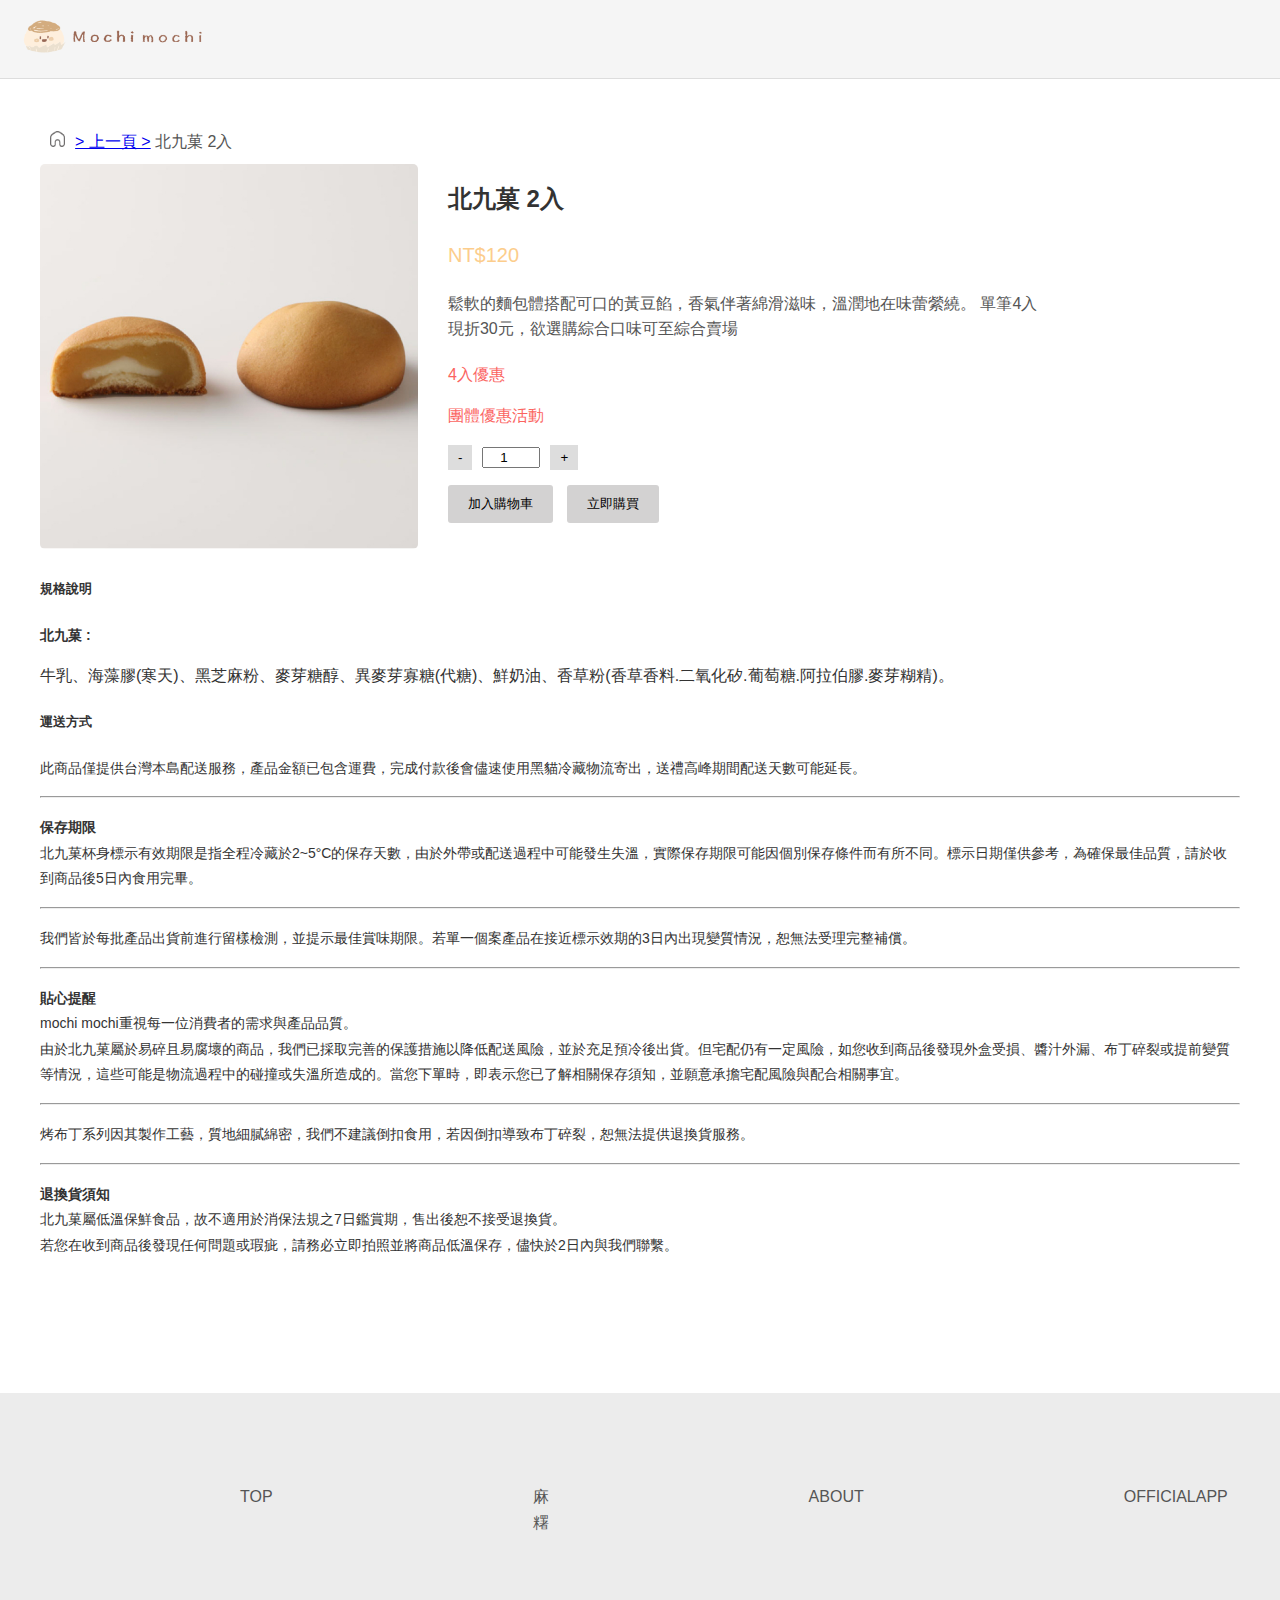
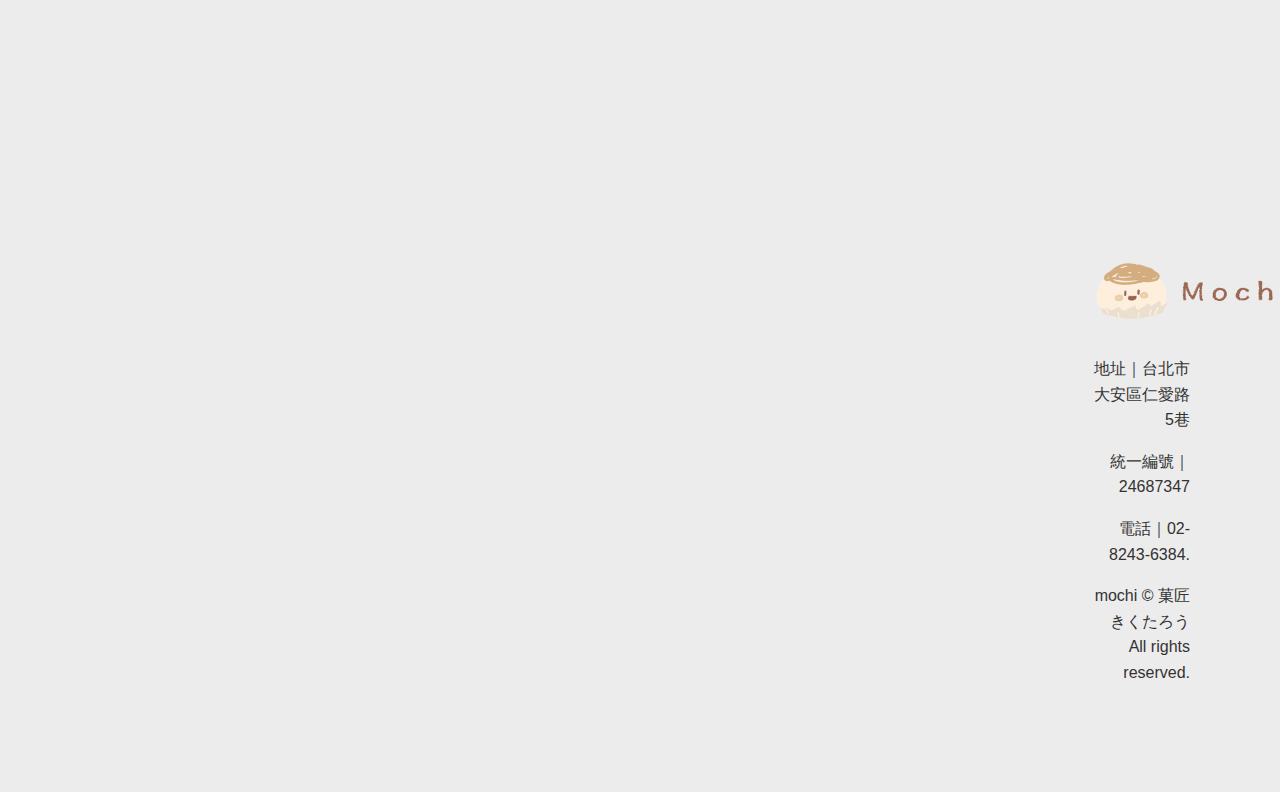
<file: second.html>
<!DOCTYPE html>
<html lang="en">
<head>
    <meta charset="UTF-8">
    <meta name="viewport" content="width=device-width, initial-scale=1.0">
    <title>Document</title>
    <link href="./css/second.css" rel="stylesheet">
</head>
<body>
  
    <!-- Header -->
    <header class="header">
        <div class="logo">
            <a href="./index.html">
              <img src="./img/logo 1.png" alt="Mochimochi Logo"></a>
        </div>
      

    </header>
<header>
    <main class="product-page">
        <div class="breadcrumb"><a href="index.html"><img src="./img/Vector.png"></a><a href="index.html">&gt; 上一頁 &gt;</a> 北九菓 2入</div>

        <div class="product-content">
            <div class="product-image">
                <img src="./img/second.jpg" alt="北九菓">
            </div>
            <div class="product-info">
                <h1>北九菓 2入</h1>
                <p class="price">NT$120</p>
                <p class="description">鬆軟的麵包體搭配可口的黃豆餡，香氣伴著綿滑滋味，溫潤地在味蕾縈繞。
單筆4入現折30元，欲選購綜合口味可至綜合賣場</p>
                <div class="tags">
                    <p>4入優惠</p>
                    <p>團體優惠活動</p>
                </div>
                <div class="quantity">
                    <button>-</button>
                    <input type="number" value="1" min="1">
                    <button>+</button>
                </div>
                <div class="actions">
                    <button class="add-to-cart">加入購物車</button>
                    <button class="buy-now">立即購買</button>
                </div>
            </div>
        </div>

    
   
        <div class="desc_body">
            
              
                <div id="desc_section_2" class="desc_section qk-pd_t--2">
                  <h5 class="section-heading qk-text--heading qk-fs--hd2 qk-bd_l--default qk-bd--heading qk-pd_l--05">規格說明</h5>
                  <div class="ckeditor qk-mg_t--1"><p><span style="font-size:14px;"><span style="font-family:Lucida Sans Unicode,Lucida Grande,sans-serif;"><strong>北九菓 : </strong></span></p><p>牛乳、海藻膠(寒天)、黑芝麻粉、麥芽糖醇、異麥芽寡糖(代糖)、鮮奶油、香草粉(香草香料.二氧化矽.葡萄糖.阿拉伯膠.麥芽糊精)。</span></p>
        </div>
                </div>
              
              
                <div id="desc_section_3" class="desc_section qk-pd_t--2">
                  <h5 class="section-heading qk-text--heading qk-fs--hd2 qk-bd_l--default qk-bd--heading qk-pd_l--05">運送方式</h5>
                  <div class="ckeditor qk-mg_t--1"><p><span style="font-family:Lucida Sans Unicode,Lucida Grande,sans-serif;"><span style="font-size:14px;">此商品僅提供台灣本島配送服務，產品金額已包含運費，完成付款後會儘速使用黑貓冷藏物流寄出，送禮高峰期間配送天數可能延長。</span></span></p>
        
        <hr>
        <p><span style="font-family:Lucida Sans Unicode,Lucida Grande,sans-serif;"><span style="font-size:14px;"><strong>保存期限</strong><br>
        北九菓杯⾝標示有效期限是指全程冷藏於2~5°C的保存天數，由於外帶或配送過程中可能發生失溫，實際保存期限可能因個別保存條件而有所不同。標示日期僅供參考，為確保最佳品質，請於收到商品後5日內食用完畢。</span></span></p>
        
        <hr>
        <p><span style="font-family:Lucida Sans Unicode,Lucida Grande,sans-serif;"><span style="font-size:14px;">我們皆於每批產品出貨前進行留樣檢測，並提示最佳賞味期限。若單一個案產品在接近標示效期的3日內出現變質情況，恕無法受理完整補償。</span></span></p>
        
        <hr>
        <p><span style="font-family:Lucida Sans Unicode,Lucida Grande,sans-serif;"><span style="font-size:14px;"><b>貼心提醒</b><br>
        mochi mochi重視每一位消費者的需求與產品品質。<br>
        由於北九菓屬於易碎且易腐壞的商品，我們已採取完善的保護措施以降低配送風險，並於充足預冷後出貨。但宅配仍有一定風險，如您收到商品後發現外盒受損、醬汁外漏、布丁碎裂或提前變質等情況，這些可能是物流過程中的碰撞或失溫所造成的。當您下單時，即表示您已了解相關保存須知，並願意承擔宅配風險與配合相關事宜。</span></span></p>
        
        <hr>
        <p><span style="font-family:Lucida Sans Unicode,Lucida Grande,sans-serif;"><span style="font-size:14px;">烤布丁系列因其製作工藝，質地細膩綿密，我們不建議倒扣食用，若因倒扣導致布丁碎裂，恕無法提供退換貨服務。</span></span></p>
        
        <hr>
        <p><span style="font-family:Lucida Sans Unicode,Lucida Grande,sans-serif;"><span style="font-size:14px;"><strong>退換貨須知</strong><br>
            北九菓屬低溫保鮮食品，故不適用於消保法規之7日鑑賞期，售出後恕不接受退換貨。<br>
        若您在收到商品後發現任何問題或瑕疵，請務必立即拍照並將商品低溫保存，儘快於2日內與我們聯繫。</span></span></p>
        </div>
    </header> 
  
          
        
   
        

    <!-- Footer -->
    <footer class="footer">
        <div class="footer-container">
   <div style="display: flex;gap: 10px;">
     <span>TOP</span>
       <span>麻糬 </span> 
        <span>ABOUT </span>
        <span>OFFICIALAPP</span>
   </div>
           
        <p ><img src="./img/logo 1.png" alt=""></p>
       <p>地址｜台北市大安區仁愛路5巷</p><p>統一編號｜24687347</p>
                 <p>電話｜02-8243-6384.</p> <p>mochi © 菓匠きくたろう All rights reserved.</p>
                
              </div>
     </footer>
 
   
    
</body>

</html>
</file>
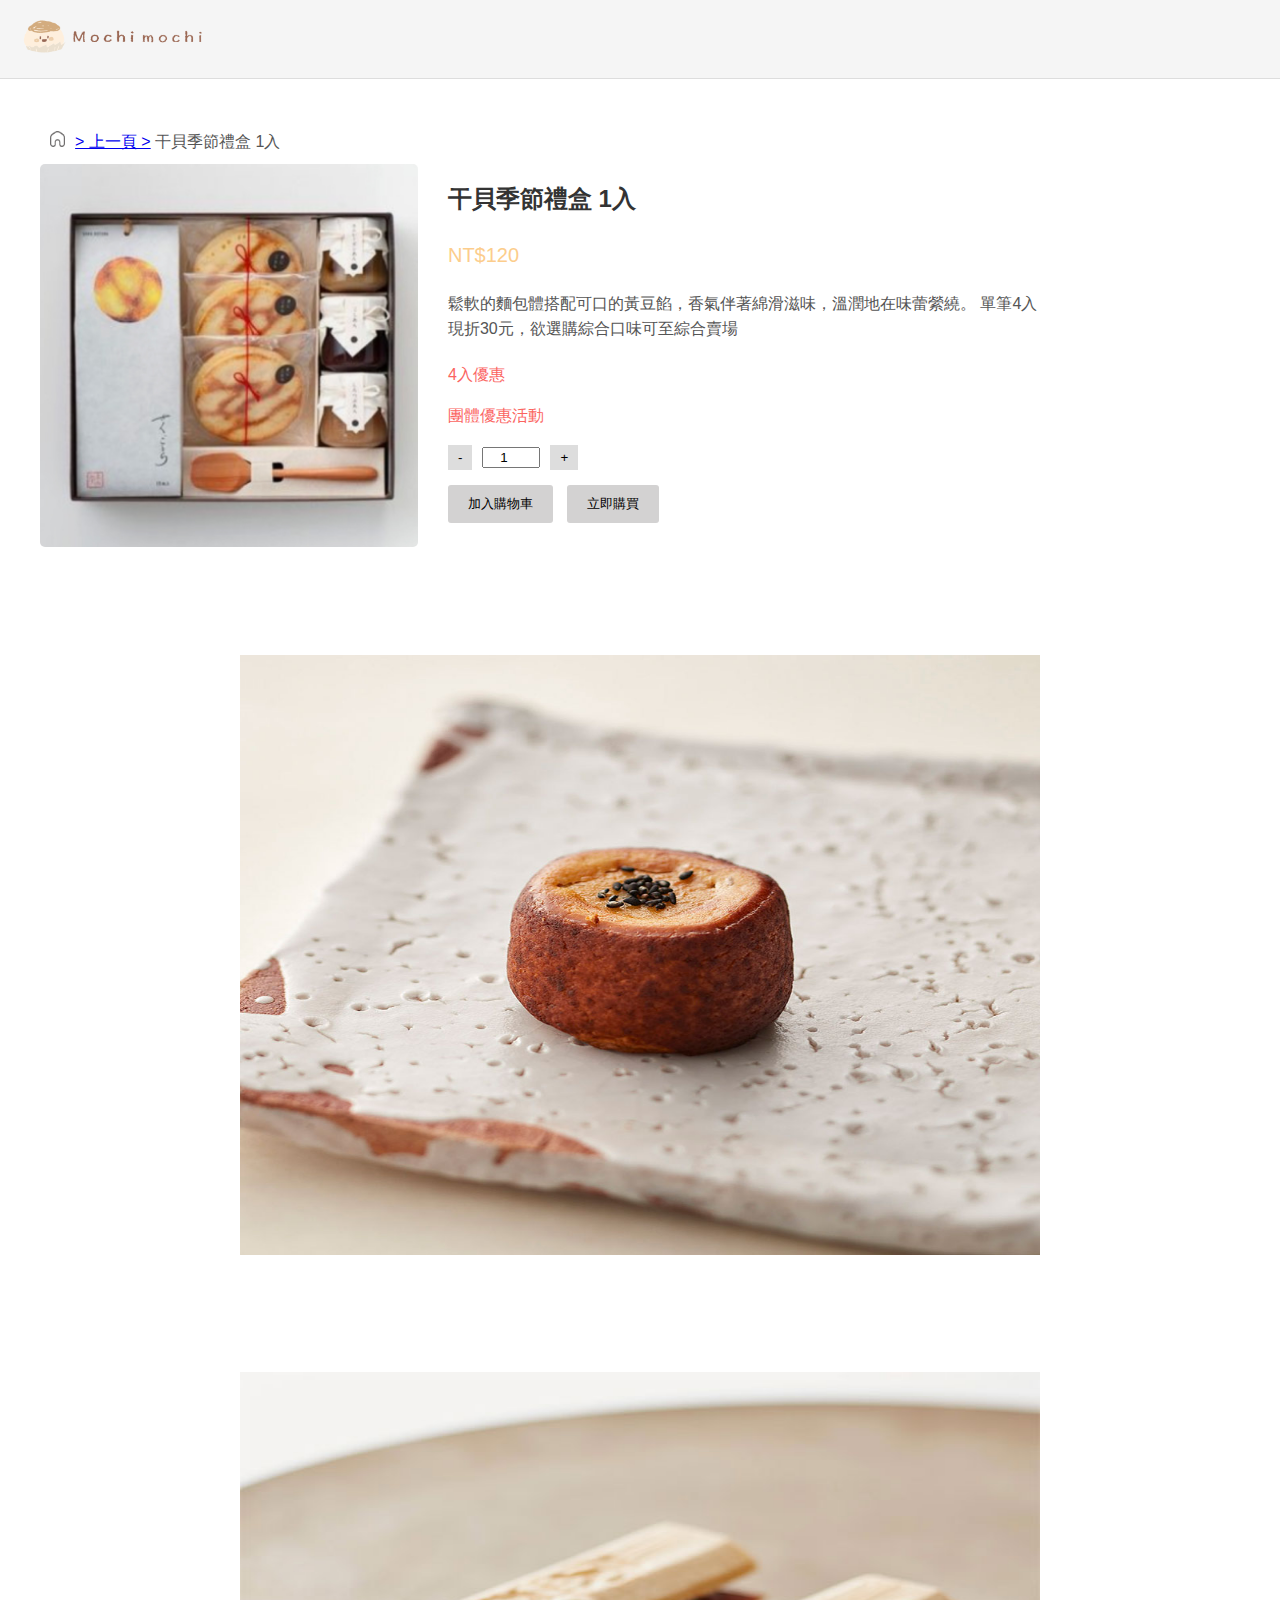
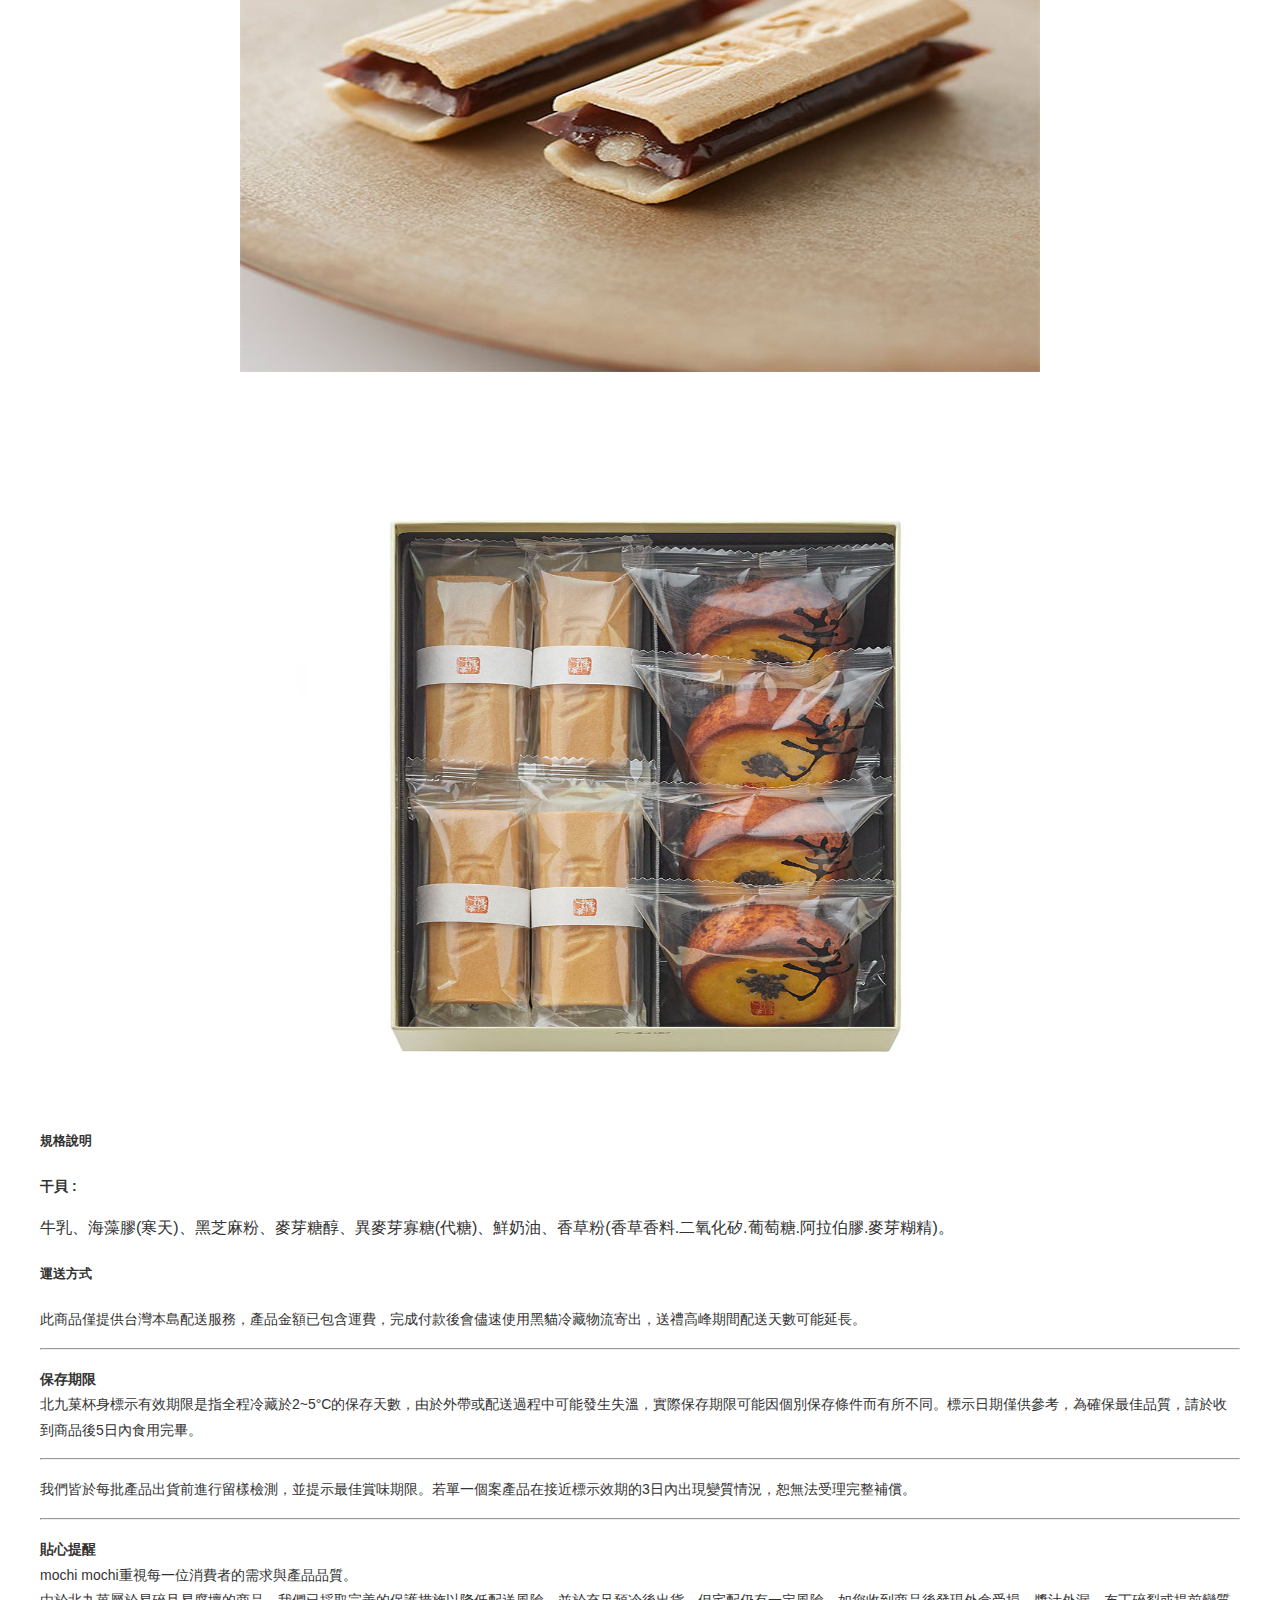
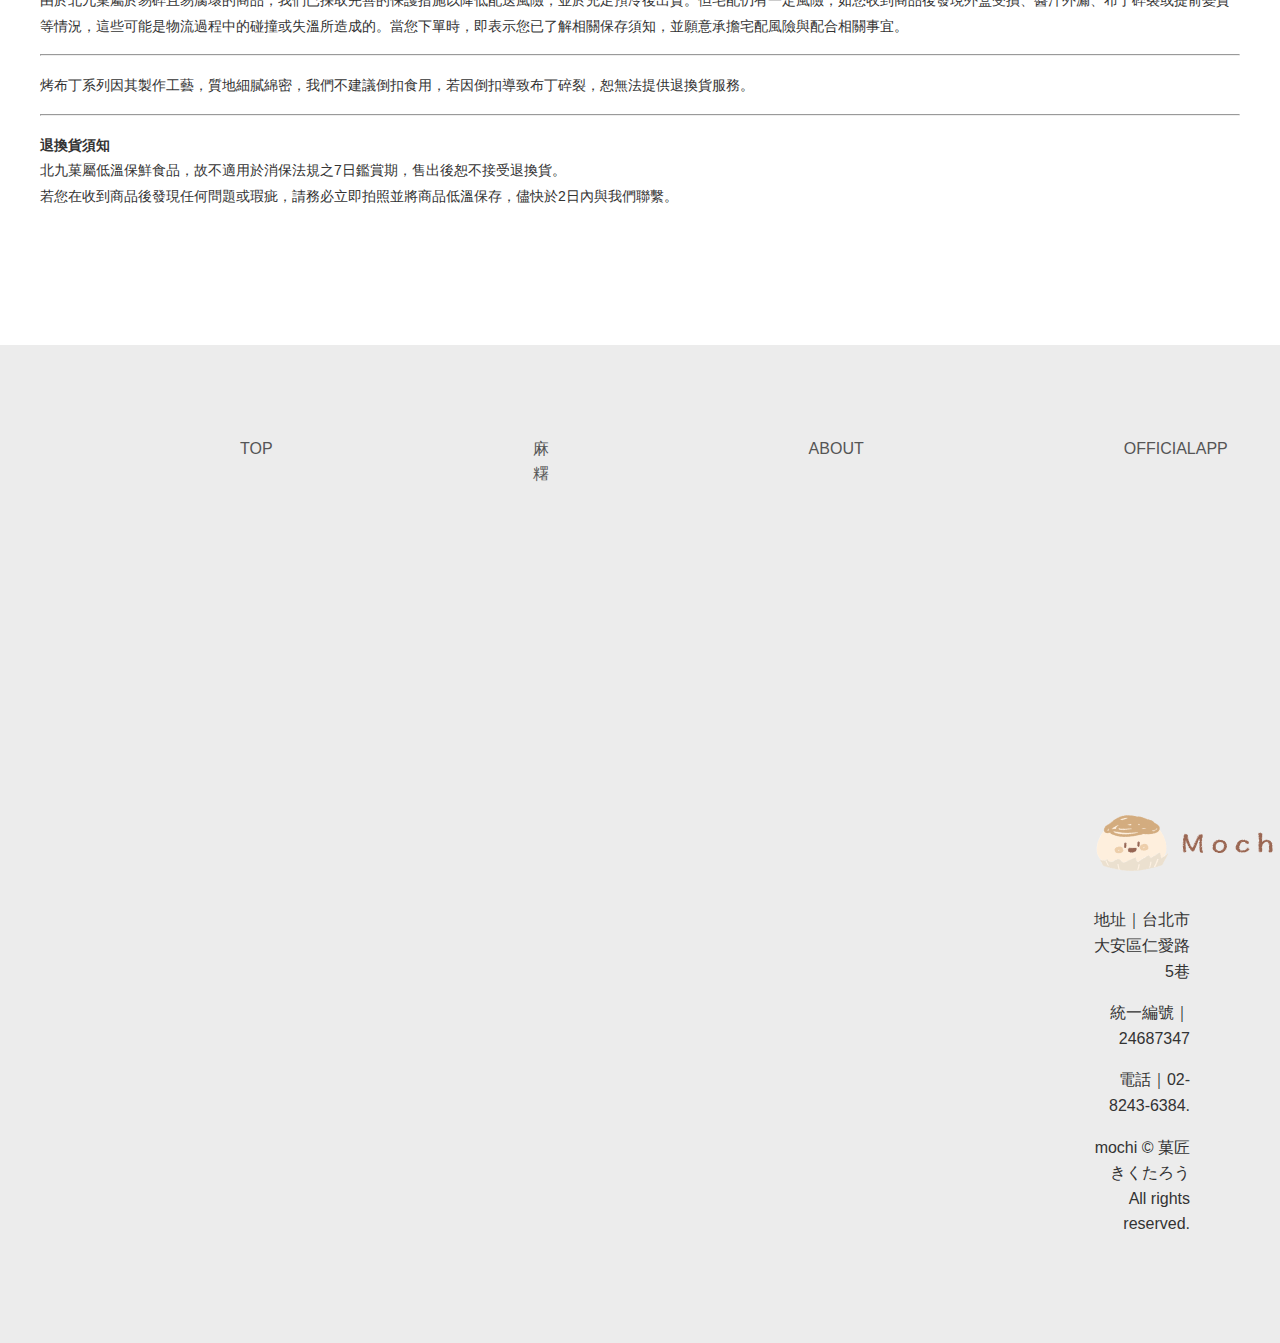
<file: seven.html>
<!DOCTYPE html>
<html lang="en">
<head>
    <meta charset="UTF-8">
    <meta name="viewport" content="width=device-width, initial-scale=1.0">
    <title>Document</title>
</head>
<body>
    <!DOCTYPE html>
<html lang="en">
<head>
    <meta charset="UTF-8">
    <meta name="viewport" content="width=device-width, initial-scale=1.0">
    <title>Document</title>
    <link href="./css/second.css" rel="stylesheet">
</head>
<body>
  
    <!-- Header -->
    <header class="header">
        <div class="logo">
            <a href="./index.html">
              <img src="./img/logo 1.png" alt="Mochimochi Logo"></a>
        </div>
        
    </header>
<header>
    <main class="product-page">
        <div class="breadcrumb"><a href="index.html"><img src="./img/Vector.png"></a><a href="index.html">&gt; 上一頁 &gt;</a> 干貝季節禮盒 1入</div>

        <div class="product-content">
            <div class="product-image">
                <img src="./img/jpg6.jpg" alt="干貝季節禮盒">
            </div>
            <div class="product-info">
                <h1>干貝季節禮盒 1入</h1>
                <p class="price">NT$120</p>
                <p class="description">鬆軟的麵包體搭配可口的黃豆餡，香氣伴著綿滑滋味，溫潤地在味蕾縈繞。
單筆4入現折30元，欲選購綜合口味可至綜合賣場</p>
                <div class="tags">
                    <p>4入優惠</p>
                    <p>團體優惠活動</p>
                </div>
                <div class="quantity">
                    <button>-</button>
                    <input type="number" value="1" min="1">
                    <button>+</button>
                </div>
                <div class="actions">
                    <button class="add-to-cart">加入購物車</button>
                    <button class="buy-now">立即購買</button>
                </div>
            </div>
        </div>
  
    
        <div class="pro-image">
            <img src="./img/干貝1.jpg" alt="干貝季節禮盒">
            <img src="./img/干貝2.jpg" alt="干貝季節禮盒">
            <img src="./img/干貝3.jpg" alt="干貝季節禮盒">
        </div>

   
        <div class="desc_body">
            
              
                <div id="desc_section_2" class="desc_section qk-pd_t--2">
                  <h5 class="section-heading qk-text--heading qk-fs--hd2 qk-bd_l--default qk-bd--heading qk-pd_l--05">規格說明</h5>
                  <div class="ckeditor qk-mg_t--1"><p><span style="font-size:14px;"><span style="font-family:Lucida Sans Unicode,Lucida Grande,sans-serif;"><strong>干貝 : </strong></p><p>牛乳、海藻膠(寒天)、黑芝麻粉、麥芽糖醇、異麥芽寡糖(代糖)、鮮奶油、香草粉(香草香料.二氧化矽.葡萄糖.阿拉伯膠.麥芽糊精)。</span></span></p>
        </div>
                </div>
              
              
                <div id="desc_section_3" class="desc_section qk-pd_t--2">
                  <h5 class="section-heading qk-text--heading qk-fs--hd2 qk-bd_l--default qk-bd--heading qk-pd_l--05">運送方式</h5>
                  <div class="ckeditor qk-mg_t--1"><p><span style="font-family:Lucida Sans Unicode,Lucida Grande,sans-serif;"><span style="font-size:14px;">此商品僅提供台灣本島配送服務，產品金額已包含運費，完成付款後會儘速使用黑貓冷藏物流寄出，送禮高峰期間配送天數可能延長。</span></span></p>
        
        <hr>
        <p><span style="font-family:Lucida Sans Unicode,Lucida Grande,sans-serif;"><span style="font-size:14px;"><strong>保存期限</strong><br>
        北九菓杯⾝標示有效期限是指全程冷藏於2~5°C的保存天數，由於外帶或配送過程中可能發生失溫，實際保存期限可能因個別保存條件而有所不同。標示日期僅供參考，為確保最佳品質，請於收到商品後5日內食用完畢。</span></span></p>
        
        <hr>
        <p><span style="font-family:Lucida Sans Unicode,Lucida Grande,sans-serif;"><span style="font-size:14px;">我們皆於每批產品出貨前進行留樣檢測，並提示最佳賞味期限。若單一個案產品在接近標示效期的3日內出現變質情況，恕無法受理完整補償。</span></span></p>
        
        <hr>
        <p><span style="font-family:Lucida Sans Unicode,Lucida Grande,sans-serif;"><span style="font-size:14px;"><b>貼心提醒</b><br>
        mochi mochi重視每一位消費者的需求與產品品質。<br>
        由於北九菓屬於易碎且易腐壞的商品，我們已採取完善的保護措施以降低配送風險，並於充足預冷後出貨。但宅配仍有一定風險，如您收到商品後發現外盒受損、醬汁外漏、布丁碎裂或提前變質等情況，這些可能是物流過程中的碰撞或失溫所造成的。當您下單時，即表示您已了解相關保存須知，並願意承擔宅配風險與配合相關事宜。</span></span></p>
        
        <hr>
        <p><span style="font-family:Lucida Sans Unicode,Lucida Grande,sans-serif;"><span style="font-size:14px;">烤布丁系列因其製作工藝，質地細膩綿密，我們不建議倒扣食用，若因倒扣導致布丁碎裂，恕無法提供退換貨服務。</span></span></p>
        
        <hr>
        <p><span style="font-family:Lucida Sans Unicode,Lucida Grande,sans-serif;"><span style="font-size:14px;"><strong>退換貨須知</strong><br>
            北九菓屬低溫保鮮食品，故不適用於消保法規之7日鑑賞期，售出後恕不接受退換貨。<br>
        若您在收到商品後發現任何問題或瑕疵，請務必立即拍照並將商品低溫保存，儘快於2日內與我們聯繫。</span></span></p>
        </div>
    </header> 
  
</main>
        
   
        

     <!-- Footer -->
     <footer class="footer">
        <div class="footer-container">
   <div style="display: flex;gap: 10px;">
     <span>TOP</span>
       <span>麻糬 </span> 
        <span>ABOUT </span>
        <span>OFFICIALAPP</span>
   </div>
           
        <p ><img src="./img/logo 1.png" alt=""></p>
       <p>地址｜台北市大安區仁愛路5巷</p><p>統一編號｜24687347</p>
                 <p>電話｜02-8243-6384.</p> <p>mochi © 菓匠きくたろう All rights reserved.</p>
                
              </div>
     </footer>
 
   
    
</body>


</html>
</file>
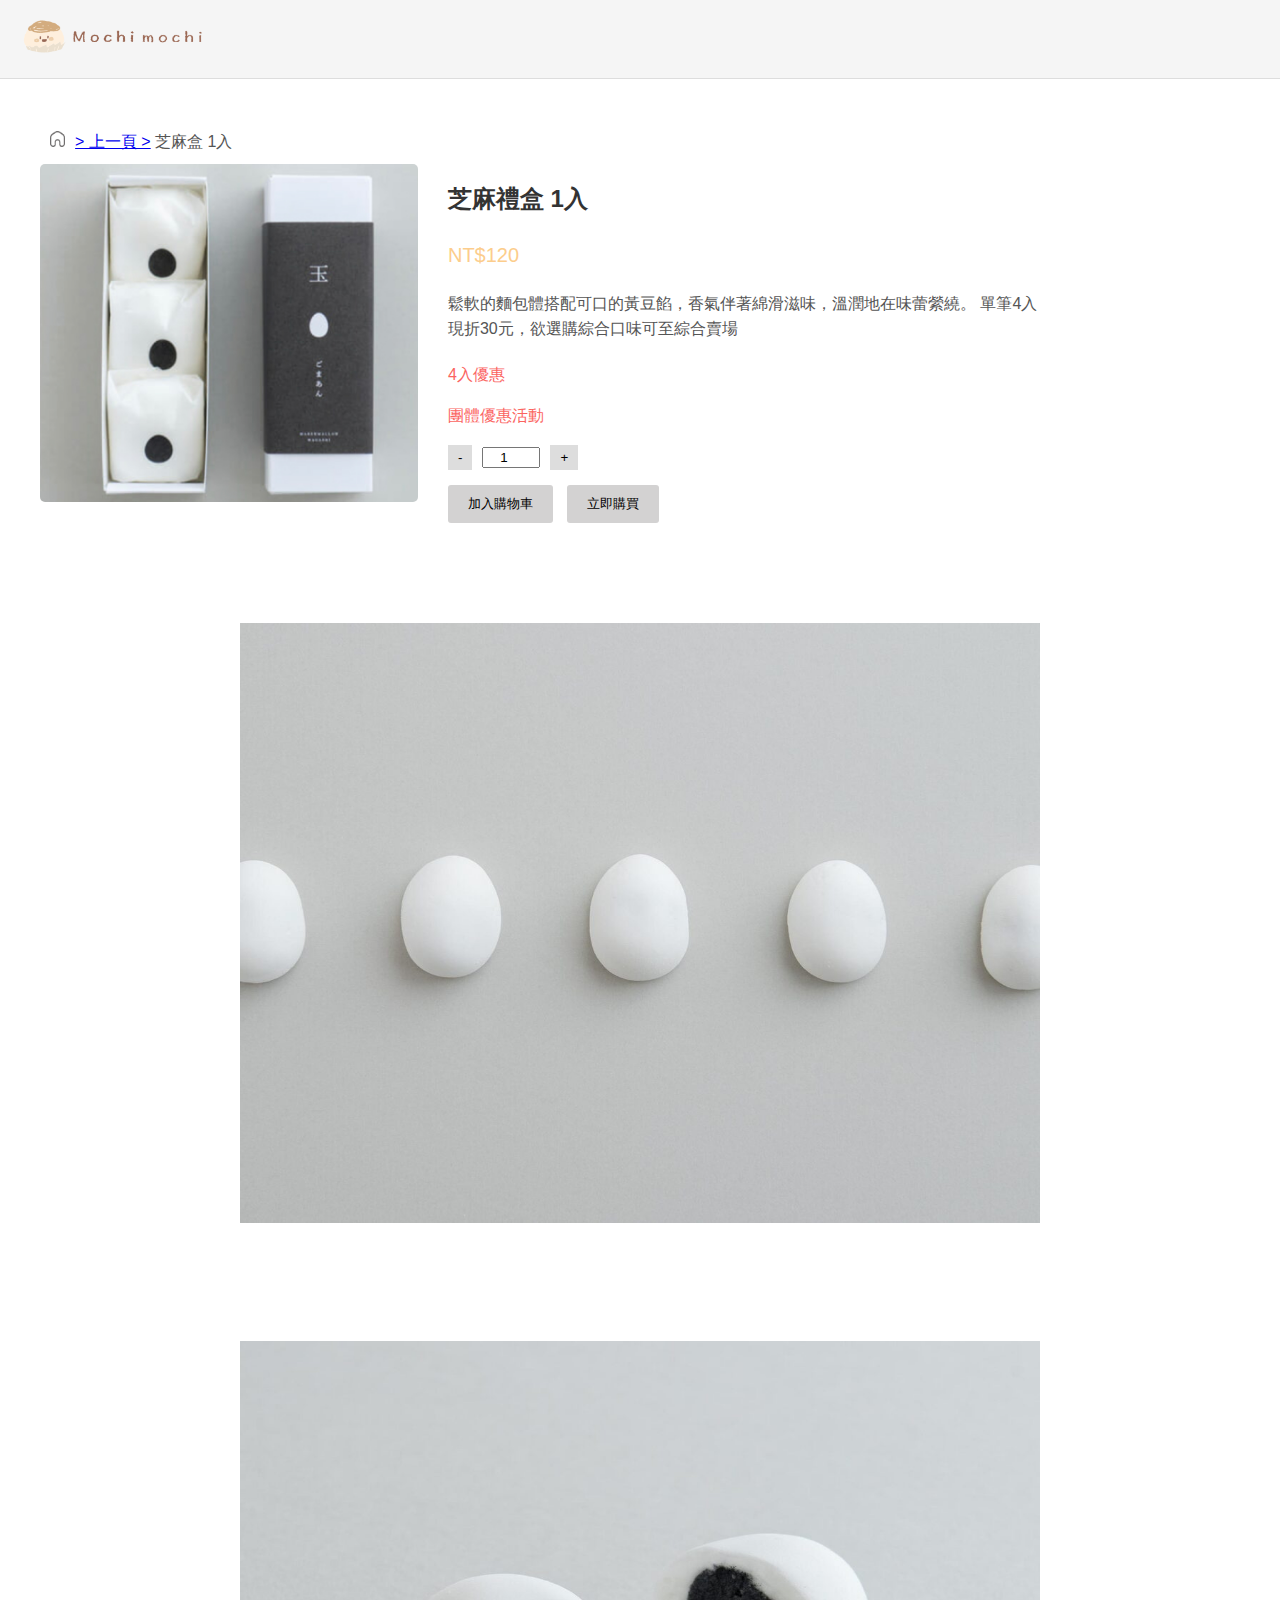
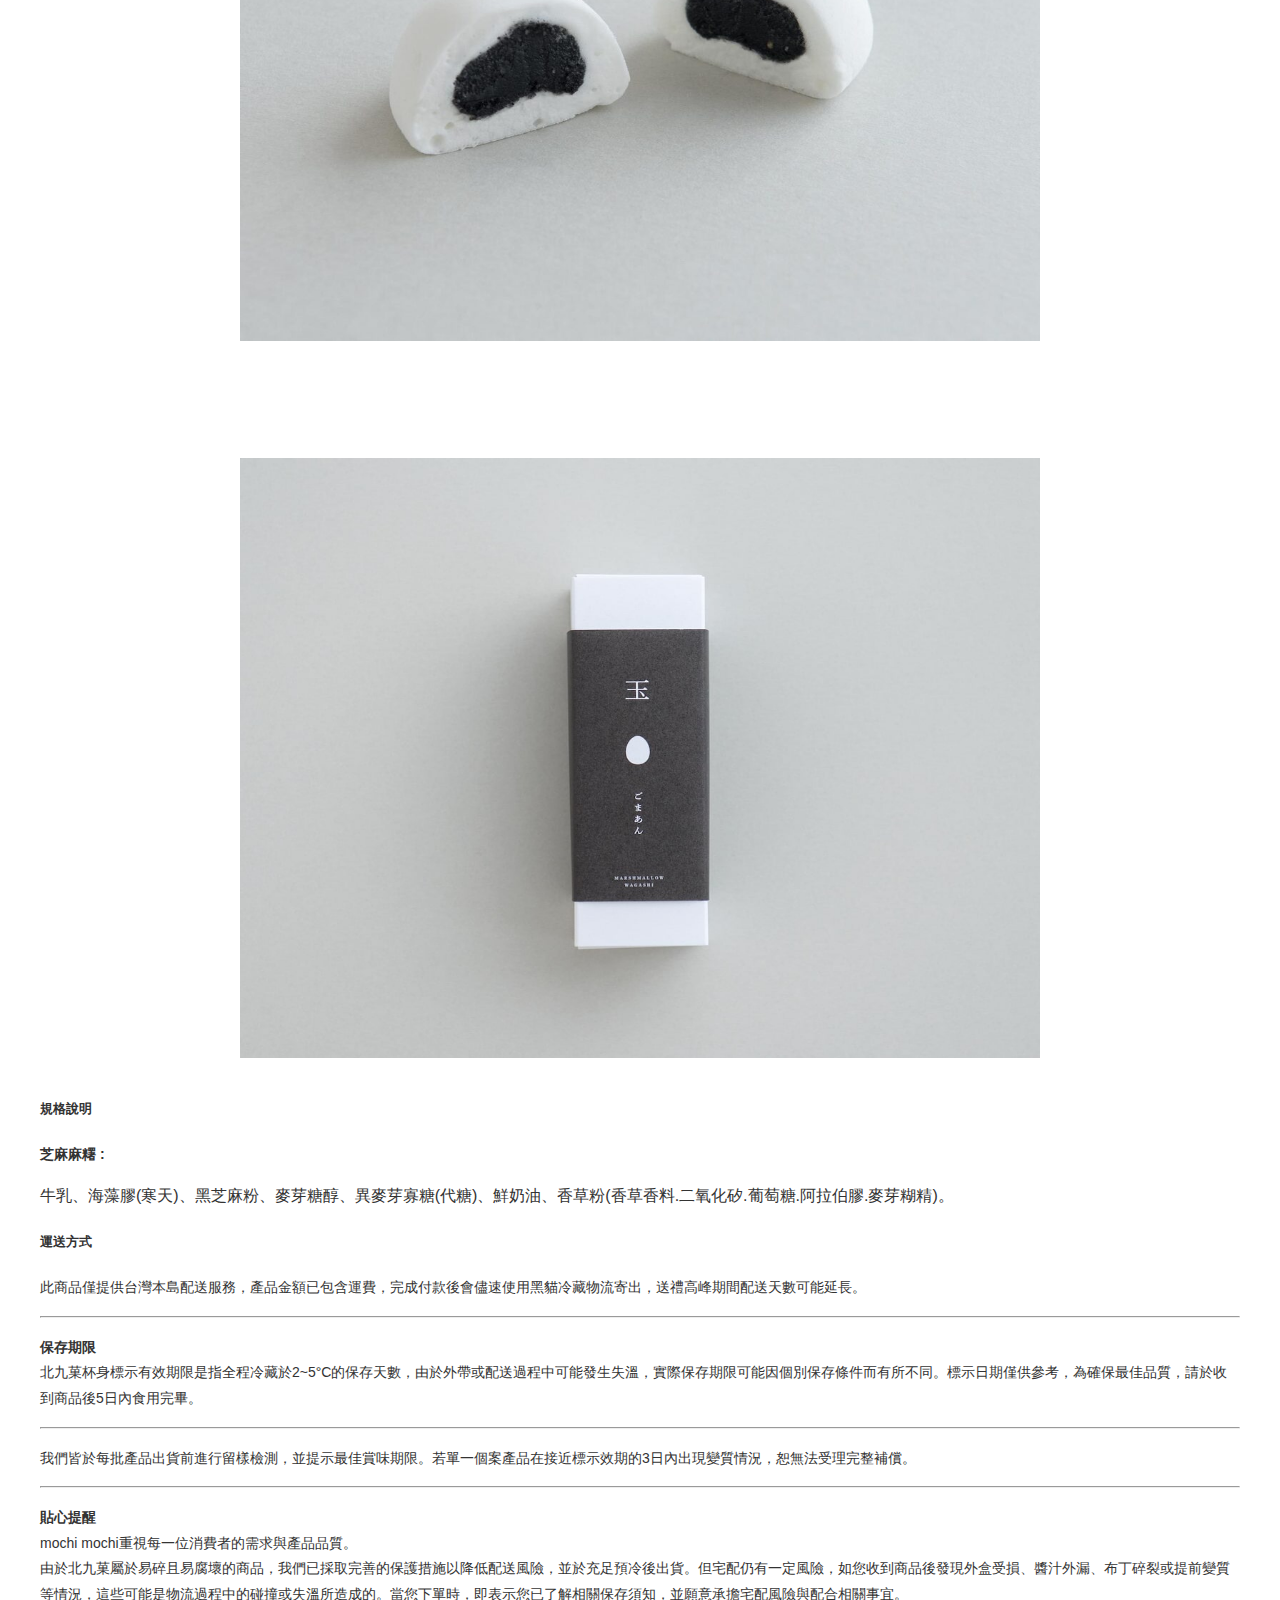
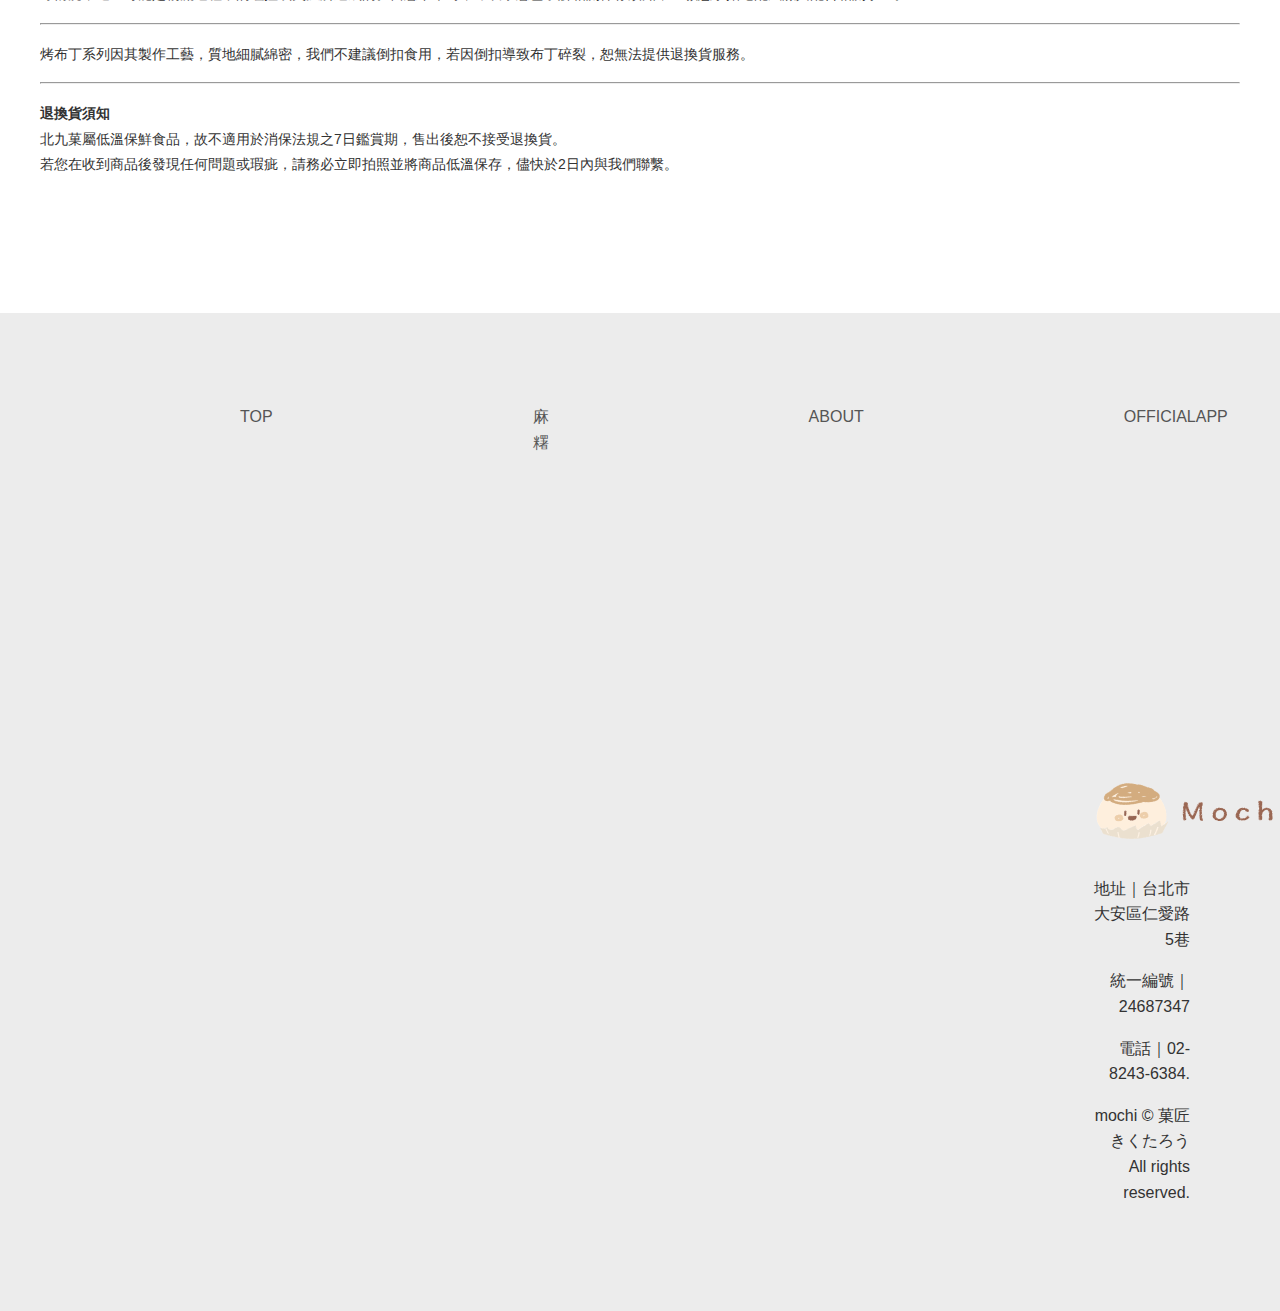
<file: six.html>
<!DOCTYPE html>
<html lang="en">
<head>
    <meta charset="UTF-8">
    <meta name="viewport" content="width=device-width, initial-scale=1.0">
    <title>Document</title>
</head>
<body>
    <!DOCTYPE html>
<html lang="en">
<head>
    <meta charset="UTF-8">
    <meta name="viewport" content="width=device-width, initial-scale=1.0">
    <title>Document</title>
    <link href="./css/second.css" rel="stylesheet">
</head>
<body>
  
    <!-- Header -->
    <header class="header">
        <div class="logo">
            <a href="./index.html">
              <img src="./img/logo 1.png" alt="Mochimochi Logo"></a>
        </div>
        
    </header>
<header>
    <main class="product-page">
        <div class="breadcrumb"><a href="index.html"><img src="./img/Vector.png"></a><a href="index.html">&gt; 上一頁 &gt;</a> 芝麻盒 1入</div>

        <div class="product-content">
            <div class="product-image">
                <img src="./img/jpg5.jpg" alt="芝麻禮盒">
            </div>
            <div class="product-info">
                <h1>芝麻禮盒 1入</h1>
                <p class="price">NT$120</p>
                <p class="description">鬆軟的麵包體搭配可口的黃豆餡，香氣伴著綿滑滋味，溫潤地在味蕾縈繞。
單筆4入現折30元，欲選購綜合口味可至綜合賣場</p>
                <div class="tags">
                    <p>4入優惠</p>
                    <p>團體優惠活動</p>
                </div>
                <div class="quantity">
                    <button>-</button>
                    <input type="number" value="1" min="1">
                    <button>+</button>
                </div>
                <div class="actions">
                    <button class="add-to-cart">加入購物車</button>
                    <button class="buy-now">立即購買</button>
                </div>
            </div>
        </div>
  
    
        <div class="pro-image">
            <img src="./img/芝麻1.jpg" alt="芝麻禮盒">
            <img src="./img/芝麻2.jpg" alt="芝麻禮盒">
            <img src="./img/芝麻3.jpg" alt="芝麻禮盒">
        </div>

   
        <div class="desc_body">
            
              
                <div id="desc_section_2" class="desc_section qk-pd_t--2">
                  <h5 class="section-heading qk-text--heading qk-fs--hd2 qk-bd_l--default qk-bd--heading qk-pd_l--05">規格說明</h5>
                  <div class="ckeditor qk-mg_t--1"><p><span style="font-size:14px;"><span style="font-family:Lucida Sans Unicode,Lucida Grande,sans-serif;"><strong>芝麻麻糬 : </strong></p><p>牛乳、海藻膠(寒天)、黑芝麻粉、麥芽糖醇、異麥芽寡糖(代糖)、鮮奶油、香草粉(香草香料.二氧化矽.葡萄糖.阿拉伯膠.麥芽糊精)。</span></span></p>
        </div>
                </div>
              
              
                <div id="desc_section_3" class="desc_section qk-pd_t--2">
                  <h5 class="section-heading qk-text--heading qk-fs--hd2 qk-bd_l--default qk-bd--heading qk-pd_l--05">運送方式</h5>
                  <div class="ckeditor qk-mg_t--1"><p><span style="font-family:Lucida Sans Unicode,Lucida Grande,sans-serif;"><span style="font-size:14px;">此商品僅提供台灣本島配送服務，產品金額已包含運費，完成付款後會儘速使用黑貓冷藏物流寄出，送禮高峰期間配送天數可能延長。</span></span></p>
        
        <hr>
        <p><span style="font-family:Lucida Sans Unicode,Lucida Grande,sans-serif;"><span style="font-size:14px;"><strong>保存期限</strong><br>
        北九菓杯⾝標示有效期限是指全程冷藏於2~5°C的保存天數，由於外帶或配送過程中可能發生失溫，實際保存期限可能因個別保存條件而有所不同。標示日期僅供參考，為確保最佳品質，請於收到商品後5日內食用完畢。</span></span></p>
        
        <hr>
        <p><span style="font-family:Lucida Sans Unicode,Lucida Grande,sans-serif;"><span style="font-size:14px;">我們皆於每批產品出貨前進行留樣檢測，並提示最佳賞味期限。若單一個案產品在接近標示效期的3日內出現變質情況，恕無法受理完整補償。</span></span></p>
        
        <hr>
        <p><span style="font-family:Lucida Sans Unicode,Lucida Grande,sans-serif;"><span style="font-size:14px;"><b>貼心提醒</b><br>
        mochi mochi重視每一位消費者的需求與產品品質。<br>
        由於北九菓屬於易碎且易腐壞的商品，我們已採取完善的保護措施以降低配送風險，並於充足預冷後出貨。但宅配仍有一定風險，如您收到商品後發現外盒受損、醬汁外漏、布丁碎裂或提前變質等情況，這些可能是物流過程中的碰撞或失溫所造成的。當您下單時，即表示您已了解相關保存須知，並願意承擔宅配風險與配合相關事宜。</span></span></p>
        
        <hr>
        <p><span style="font-family:Lucida Sans Unicode,Lucida Grande,sans-serif;"><span style="font-size:14px;">烤布丁系列因其製作工藝，質地細膩綿密，我們不建議倒扣食用，若因倒扣導致布丁碎裂，恕無法提供退換貨服務。</span></span></p>
        
        <hr>
        <p><span style="font-family:Lucida Sans Unicode,Lucida Grande,sans-serif;"><span style="font-size:14px;"><strong>退換貨須知</strong><br>
            北九菓屬低溫保鮮食品，故不適用於消保法規之7日鑑賞期，售出後恕不接受退換貨。<br>
        若您在收到商品後發現任何問題或瑕疵，請務必立即拍照並將商品低溫保存，儘快於2日內與我們聯繫。</span></span></p>
        </div>
    </header> 
  
</main>
        
   
        

    <!-- Footer -->
    <footer class="footer">
        <div class="footer-container">
   <div style="display: flex;gap: 10px;">
     <span>TOP</span>
       <span>麻糬 </span> 
        <span>ABOUT </span>
        <span>OFFICIALAPP</span>
   </div>
           
        <p ><img src="./img/logo 1.png" alt=""></p>
       <p>地址｜台北市大安區仁愛路5巷</p><p>統一編號｜24687347</p>
                 <p>電話｜02-8243-6384.</p> <p>mochi © 菓匠きくたろう All rights reserved.</p>
                
              </div>
     </footer>
 
   
 
</body>
</html>
</file>
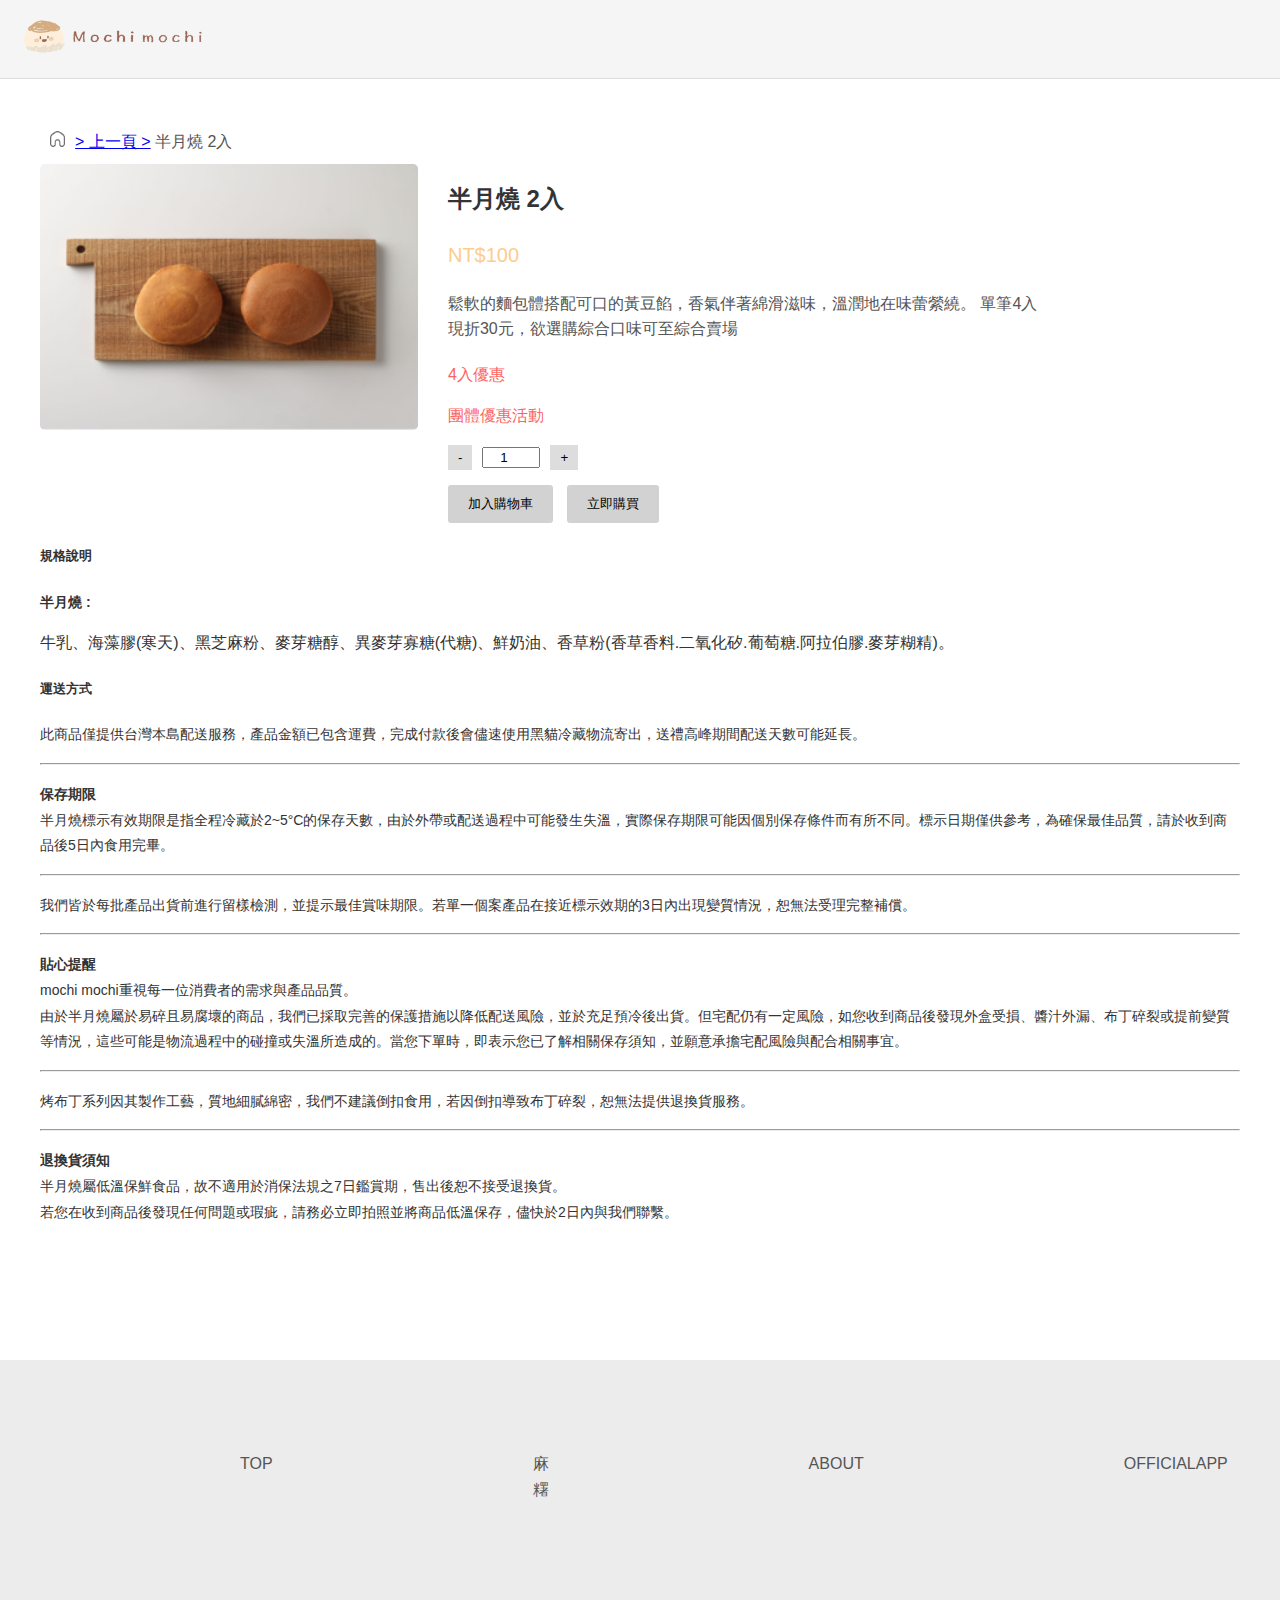
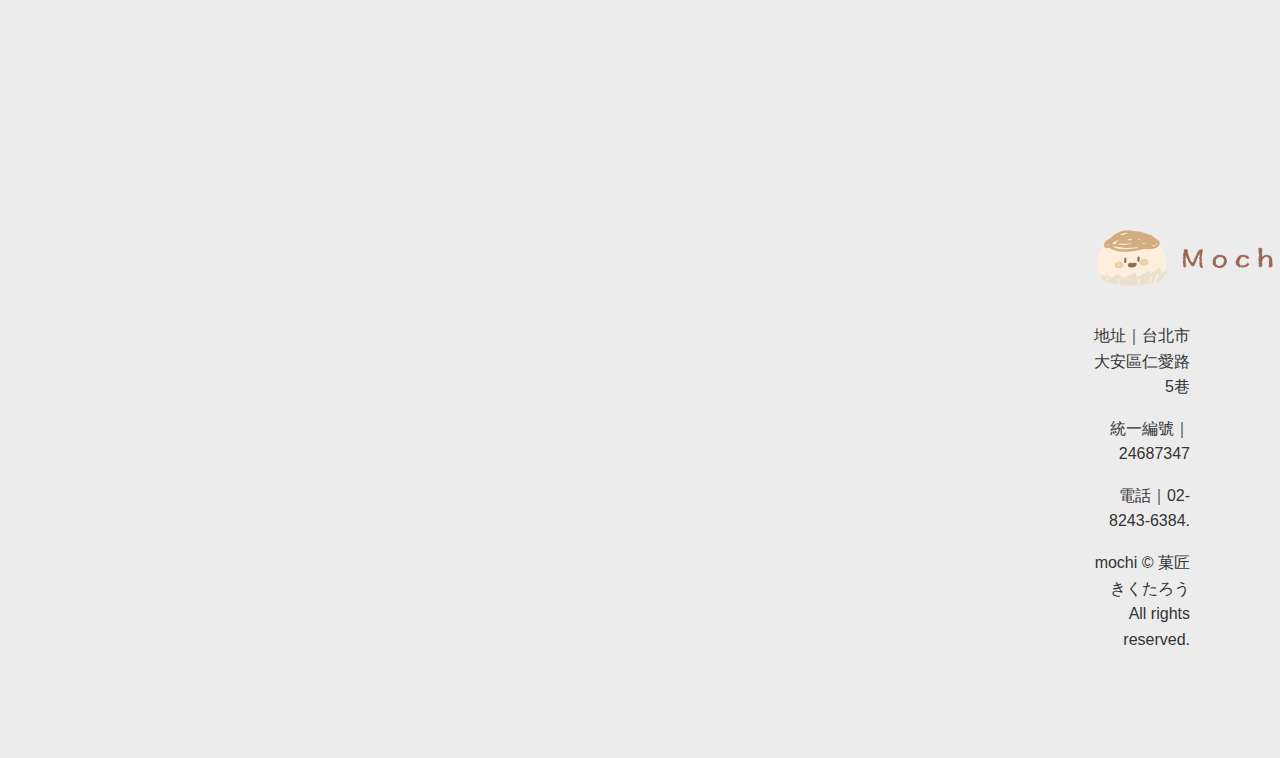
<file: three.html>
<!DOCTYPE html>
<html lang="en">
<head>
    <meta charset="UTF-8">
    <meta name="viewport" content="width=<!DOCTYPE html>
    <html lang="en">
    <head>
        <meta charset="UTF-8">
        <meta name="viewport" content="width=device-width, initial-scale=1.0">
        <title>Document</title>
        <link href="./css/second.css" rel="stylesheet">
    </head>
    <body>
      
        <!-- Header -->
        <header class="header">
            <div class="logo">
                <a href="./index.html">
                  <img src="./img/logo 1.png" alt="Mochimochi Logo"></a>
            </div>
           
        
        </header>
    <header>
        <main class="product-page">
            <div class="breadcrumb"><a href="index.html"><img src="./img/Vector.png"></a><a href="index.html">&gt; 上一頁 &gt;</a> 半月燒 2入</div>

    
            <div class="product-content">
                <div class="product-image">
                    <img src="./img/png4.png" alt="半月燒">
                </div>
                <div class="product-info">
                    <h1>半月燒 2入</h1>
                    <p class="price">NT$100</p>
                    <p class="description">鬆軟的麵包體搭配可口的黃豆餡，香氣伴著綿滑滋味，溫潤地在味蕾縈繞。
    單筆4入現折30元，欲選購綜合口味可至綜合賣場</p>
                    <div class="tags">
                        <p>4入優惠</p>
                        <p>團體優惠活動</p>
                    </div>
                    <div class="quantity">
                        <button>-</button>
                        <input type="number" value="1" min="1">
                        <button>+</button>
                    </div>
                    <div class="actions">
                        <button class="add-to-cart">加入購物車</button>
                        <button class="buy-now">立即購買</button>
                    </div>
                </div>
            </div>
    
        
       
            <div class="desc_body">
                
                  
                    <div id="desc_section_2" class="desc_section qk-pd_t--2">
                      <h5 class="section-heading qk-text--heading qk-fs--hd2 qk-bd_l--default qk-bd--heading qk-pd_l--05">規格說明</h5>
                      <div class="ckeditor qk-mg_t--1"><p><span style="font-size:14px;"><span style="font-family:Lucida Sans Unicode,Lucida Grande,sans-serif;"><strong>半月燒 : </strong></p><p>牛乳、海藻膠(寒天)、黑芝麻粉、麥芽糖醇、異麥芽寡糖(代糖)、鮮奶油、香草粉(香草香料.二氧化矽.葡萄糖.阿拉伯膠.麥芽糊精)。</span></span></p>
            </div>
                    </div>
                  
                  
                    <div id="desc_section_3" class="desc_section qk-pd_t--2">
                      <h5 class="section-heading qk-text--heading qk-fs--hd2 qk-bd_l--default qk-bd--heading qk-pd_l--05">運送方式</h5>
                      <div class="ckeditor qk-mg_t--1"><p><span style="font-family:Lucida Sans Unicode,Lucida Grande,sans-serif;"><span style="font-size:14px;">此商品僅提供台灣本島配送服務，產品金額已包含運費，完成付款後會儘速使用黑貓冷藏物流寄出，送禮高峰期間配送天數可能延長。</span></span></p>
            
            <hr>
            <p><span style="font-family:Lucida Sans Unicode,Lucida Grande,sans-serif;"><span style="font-size:14px;"><strong>保存期限</strong><br>
                半月燒標示有效期限是指全程冷藏於2~5°C的保存天數，由於外帶或配送過程中可能發生失溫，實際保存期限可能因個別保存條件而有所不同。標示日期僅供參考，為確保最佳品質，請於收到商品後5日內食用完畢。</span></span></p>
            
            <hr>
            <p><span style="font-family:Lucida Sans Unicode,Lucida Grande,sans-serif;"><span style="font-size:14px;">我們皆於每批產品出貨前進行留樣檢測，並提示最佳賞味期限。若單一個案產品在接近標示效期的3日內出現變質情況，恕無法受理完整補償。</span></span></p>
            
            <hr>
            <p><span style="font-family:Lucida Sans Unicode,Lucida Grande,sans-serif;"><span style="font-size:14px;"><b>貼心提醒</b><br>
            mochi mochi重視每一位消費者的需求與產品品質。<br>
            由於半月燒屬於易碎且易腐壞的商品，我們已採取完善的保護措施以降低配送風險，並於充足預冷後出貨。但宅配仍有一定風險，如您收到商品後發現外盒受損、醬汁外漏、布丁碎裂或提前變質等情況，這些可能是物流過程中的碰撞或失溫所造成的。當您下單時，即表示您已了解相關保存須知，並願意承擔宅配風險與配合相關事宜。</span></span></p>
            
            <hr>
            <p><span style="font-family:Lucida Sans Unicode,Lucida Grande,sans-serif;"><span style="font-size:14px;">烤布丁系列因其製作工藝，質地細膩綿密，我們不建議倒扣食用，若因倒扣導致布丁碎裂，恕無法提供退換貨服務。</span></span></p>
            
            <hr>
            <p><span style="font-family:Lucida Sans Unicode,Lucida Grande,sans-serif;"><span style="font-size:14px;"><strong>退換貨須知</strong><br>
                半月燒屬低溫保鮮食品，故不適用於消保法規之7日鑑賞期，售出後恕不接受退換貨。<br>
            若您在收到商品後發現任何問題或瑕疵，請務必立即拍照並將商品低溫保存，儘快於2日內與我們聯繫。</span></span></p>
            </div>
        </header> 
      
              
            
       
            
     <!-- Footer -->
     <footer class="footer">
        <div class="footer-container">
   <div style="display: flex;gap: 10px;">
     <span>TOP</span>
       <span>麻糬 </span> 
        <span>ABOUT </span>
        <span>OFFICIALAPP</span>
   </div>
           
        <p ><img src="./img/logo 1.png" alt=""></p>
       <p>地址｜台北市大安區仁愛路5巷</p><p>統一編號｜24687347</p>
                 <p>電話｜02-8243-6384.</p> <p>mochi © 菓匠きくたろう All rights reserved.</p>
                
              </div>
     </footer>
 
        
   
    
 
</head>

    
</body>
</html>
</file>
<file: css/style.css>
body, h1, h2, h3, p, ul, li, a {
    margin: 0;
    padding: 0;
    box-sizing: border-box;
}

body {
    font-family: 'Arial', sans-serif;
    color: #333;
    background-color: #fff;
    line-height: 1.6;
}

a {
    text-decoration: none;
    color: inherit;
}

ul {
    list-style: none;
}

img {
    max-width: 100%;
    display: block;
}

/* Header */
.header {
    display: flex;
    justify-content: space-between;
    align-items: center;
    padding: 10px 20px;
    background-color: #f5f5f5;
    border-bottom: 1px solid #ddd;
}

.logo img {
    height: 50px;
}

.nav ul {
    display: flex;
}

.nav li {
    margin-left: 20px;
}

.nav a {
    font-weight: bold;
    color: #333;
}
  /* 頁面樣式 */
  body {
    text-align: center;
    margin-top: 50px;
    margin-right: 500px;
  }

  /* 按鈕樣式 */
  .open-btn {
    background-color:#f5f5f5;
    border: none;
    margin: 3px;
  }

  .open-btn:hover {
 background-color:#fff;
  }
 
  /* 懸浮視窗背景 */
  .modal-overlay {
    position: left;
    width: 50px;
    height: 1680px;
    background-color:#f5f5f5;
    display: none; /* 預設隱藏 */
    justify-content: left;
    align-items: left;
  }
  .modal-content h2{
    font-size: 20px;
    color: #666;
    text-align: left;
    display: inline-block;
    letter-spacing: 3px;
    }
    .modal-content p{
        font-size: 15px;
    color: #666;
    margin-top: 0;
    text-align: left;
    letter-spacing: 0px;
    }
    .modal-content button{
        background-color:#f5f5f5;
        border: none;  
        position: left;
        color: #666;
        margin-right: 100px;
        width: 100px;
        text-align: left;
    }
    .modal-content a{
      color: #666;

    }
    .modal-content button:hover {
       color: #fff;
    }
   .modal-content hr{
    color: #666;
   }


  /* 懸浮視窗內容 */
  .modal-content {
    background-color: white;
    padding: 20px;
    box-shadow:none;
    text-align: left;
    margin-top: 30px;
    gap:20px;
    display: left;
    top: 50%;
    left: 50%;
    transform: translate(-50%,-50%);
   word-break: break-word;
   white-space: normal;

  }

  .hr {
    display: block;
    margin-block-start: 0.2em;
    margin-block-end: 5em;
    margin-inline-start: auto;
    margin-inline-end: auto;
    unicode-bidi: isolate;
    
    border-style: inset;
   
}



  /* 關閉按鈕 */
 
  
  .close-btn {
    padding: 2px 0px;
    width: 53px;
    height: 30px;
    background-color:#666;
    color:#666;
    border: none;
    border-radius: 5px;
    cursor: pointer;
    margin-top: 0px;
    letter-spacing: 3px;
    margin-left: 50px;
  }

  .close-btn:hover {
    background-color: #ffffff;
  }

  
/* Hero Section */
.hero {
    text-align: center;
    padding: 30px 20px;
    background-color: #f9f9f9;
}

.hero img {
    margin: 0 auto;
    width: 200px;
}

.hero p {
    margin-top: 20px;
    color: #666;
}
.carousel-control-prev{
   padding: 0px;
   border: none;  
   position: left;
}
.carousel-inner img{
    height: 820px;
    width: 100%;
}
/* 最新消息 */
.news {
    position: left;
    text-align: center;
    padding: 10px 60px;
    display: inline-block;
    gap: 20px;
    
}
.news h2{
    text-align: left;
    margin-bottom: 20px;
    gap: 30px;
    color:#030303;
 margin-top: 20px;

}

.text{
    text-align: left;
    font-weight: 400;
    margin-left: 560px;
    padding: 10px 20px;
    gap: 40px;
    justify-content: left;
    letter-spacing: 5px;
    
}
.text button{
    padding: 0%;
    background-color: #fff;
    border: none;
    color:#333;
    border-radius: 8px;
}
.text button:hover{
    color: #fff;
}
.text p{
    margin-top: 60px;
    text-align: left;
    margin-left: 500px;
    margin-bottom: 0px;
}


.text ul {
    margin-top: 10px;
}

.news li {
    margin: 5px 0;
    color: #555;
}

/* 菓子 Section */
.products {
    padding: 30px 20px;
    background-color: #fff;
    margin-top: 30px;
    margin-bottom: 30px;
}

.products h2 {
    text-align: left;
    margin-bottom: 20px;
    gap: 30px;
    color:#050505;
    margin-left: 40px;
    display: inline-block;
    margin-top: 0px;

}

.product-list {
    display: flex;
    justify-content: space-around;
    flex-wrap: wrap;
}

.product-item {
    text-align: center;
    width: 300px;
    margin: 10px;
}

.product-item p {
    margin-top: 10px;
    font-weight: bold;
}

.product-item button {
    background:#ddd;
    border: none;
    padding: 10px 10px;
    cursor: pointer;
    font-size: 14px;
    margin: 10px;
    color:#333;
    border-radius: 8px;
}
.product-item button:hover {
   color:#ddd;
   background-color:#666;

}

/* 節慶禮盒 */
.gifts {
    padding: 30px 20px;
    text-align: left;
    margin: 10px;
}

.gifts h1 {
    text-align: left;
    margin-bottom: 60px;
    margin-left: 40px;
    margin-top: 100px;
}
.gifts h2{
    text-align: left;
    margin-bottom: 10px;
    gap: 3px;
    size: 10px;
    color:#050505;
    display: inline-block;
    margin-top: 0px;
}

.gift-list {
    display: flex;
    justify-content: space-around;
    flex-wrap: wrap;
    margin: 10px;
}

.gift-item {
    text-align: center;
    width: 300px;
    margin: 10px;
    padding: 15px;
}

.gift-item button {
    background:#ddd;
    border: none;
    padding: 10px 20px;
    cursor: pointer;
    font-size: 16px;
    height: 9%;
    margin-top: 20px;
    margin-bottom: 100px;
    color:#333;
    border-radius: 8px;
}
.gift-item button:hover {
    color:#ddd;
    background-color: #666;
}
.gift-item img{
  width: 10cm;
  height: 6.7cm;
  margin-bottom: 20px;
}



/* Footer */
.footer {
    
    padding: 90px;
    background-color:#ececec
}

.footer-container{
    justify-content: right;
   flex-direction:column;
   gap: 2px;
}
.footer img{
     size:30%;
    text-align: right;
    margin-top: 300px;
}

.footer p{
    margin-top: 10px;
    text-align:right;
    margin-left: 1000px;
    gap: 10px;
}
.footer span{
    size: 5px;
    justify-content: center;
    margin-top: 1px;
   gap: 10px;
   margin-left: 150px;
   margin-right: 100px;
   color: #555;
}
</file>
<file: css/second.css>
body {
    font-family: Arial, sans-serif;
    line-height: 1.6;
    margin: 0;
    padding: 0;
    background-color: #ffffff;
    color: #333;
}
/* Header */
.header {
    display: flex;
    justify-content: space-between;
    align-items: center;
    padding: 10px 20px;
    background-color: #f5f5f5;
    border-bottom: 1px solid #ddd;
}

.logo img {
    height: 50px;
}

.nav ul {
    display: flex;
}

.nav li {
    margin-left: 20px;
}

.product-page {
    max-width: 1200px;
    margin: 20px auto;
    padding: 20px;
}

.breadcrumb {
    font-size: 16px;
    margin:10px;
    color:#555;
}

.breadcrumb:hover{
    color: rgb(14, 14, 14);
}
.breadcrumb img{
    width: 0.4cm;
    height: 0.4cm;
    margin-right: 10px;
}

.product-content {
    display: flex;
    gap: 30px;
}

.product-image img {
    width: 10cm;
    height: 10pm;
    border-radius: 5px;
}

.product-info {
    max-width: 50%;
}

.product-info h1 {
    font-size: 24px;
    margin-bottom: 10px;
}

.product-info p{
    color: rgb(251, 100, 95);
}
.product-info .price {
    font-size: 20px;
    color:#fccd8c
}

.product-info .description {
    margin-bottom: 20px;
    color: #555;
}

.product-info .tags span {
    flex-direction: column;
    border-radius: 3px;
    font-size: 14px;
    margin-right: 5px;
}

.quantity {
    display: flex;
    align-items: center;
    margin: 15px 0;
}

.quantity button {
    background: #ddd;
    border: none;
    padding: 5px 10px;
    cursor: pointer;
}

.quantity input {
    width: 50px;
    text-align: center;
    margin: 0 10px;
}

.actions button {
    padding: 10px 20px;
    border: none;
    cursor: pointer;
    margin-right: 10px;
    border-radius: 3px;
}

.add-to-cart {
    background:#d3d2d2
  
}

.buy-now {
    background:#d3d2d2
    
}

.tabs button {
    background: none;
    color: #333;
    border: 10px;
    padding: 10px 20px;
    font-size: 16px;
    font-weight: bold;
    cursor: pointer;
    margin-top: 100px;
    margin-bottom: 0px;
}

.tabs button:hover {
    background: #f0f0f0;
}
.tab-container{
    background-color: none;
    margin-bottom: 50px;
}
.desc_body text{
    margin-bottom: 100px;
}
.pro-image{
justify-content: center;
align-content: center;
}
.pro-image img{
    height: 600px;
    width: 800px;
    margin-top: 100px;
    gap:10px;
    margin-left: 200px;
    margin-bottom: 10px;
}
.pp-image img{
    margin-top: 100px;
    margin-bottom: 10px;
    margin-left: 150px;
    height: 2000px;
    width: 900px;
}
.ps-image img{
    margin-top: 100px;
    margin-bottom: 10px;
    margin-left: 150px;
    height: 2000px;
    width: 900px;
}
/* Footer */
.footer {
    margin-top: 100px;
    padding: 90px;
    background-color:#ececec
}

.footer-container{
    justify-content: right;
   flex-direction:column;
   gap: 2px;
}
.footer img{
     size:30%;
    text-align: right;
    margin-top: 300px;
}

.footer p{
    margin-top: 10px;
    text-align:right;
    margin-left: 1000px;
    gap: 10px;
}
.footer span{
    size: 5px;
    justify-content: center;
    margin-top: 1px;
   gap: 10px;
   margin-left: 150px;
   margin-right: 100px;
   color: #555;
}
@media (max-width: 768px) {
    .product-page {
        max-width: 1200px;
        margin: 20px 10px;
        padding: 0px;
    }
   
.product-content {
    display:grid;
    gap: 10px;
    margin-bottom: 100px;
}
    .product-info{
        text-align: left;
        flex-direction: column;
        max-width: 100%;
    }
    .product-info h1 {
        font-size: 20px;
        margin-bottom: 10px;
        position: center;
    }
    
    .product-info p{
        color: rgb(251, 100, 95);
    }
    .product-info .price {
        font-size: 20px;
        color:#fccd8c
    }
    
    .product-info .description {
        margin-bottom: 20px;
        color: #555;
    }
    .pro-image img{
        height: 300px;
        width: 400px;
        margin-top: 100px;
        position: left;
        gap:10px;
        margin-left: 50px;
        margin-bottom: 10px;
    }

    .ps-image img{
        size: 10%;
        height: 900px;
        width: 410px;
        margin-top: 100px;
        position: left;
        gap:10px;
        margin-left: 40px;
        margin-bottom: 10px;
    }
    
    .footer span {
        font-size: 0.8rem;
        row-gap: 10px;
        margin-left: 22px;
      text-align: center;
        margin-right: 0px;
        margin-top: 2px;
      }
      .footer p{
        font-size: 0.8rem;
        position: center;
        margin:0%;
        margin-top: 5px;
        text-align: right;
      }
      .footer img{
       text-align: right;
       margin-top: 300px;
      }
}
</file>
